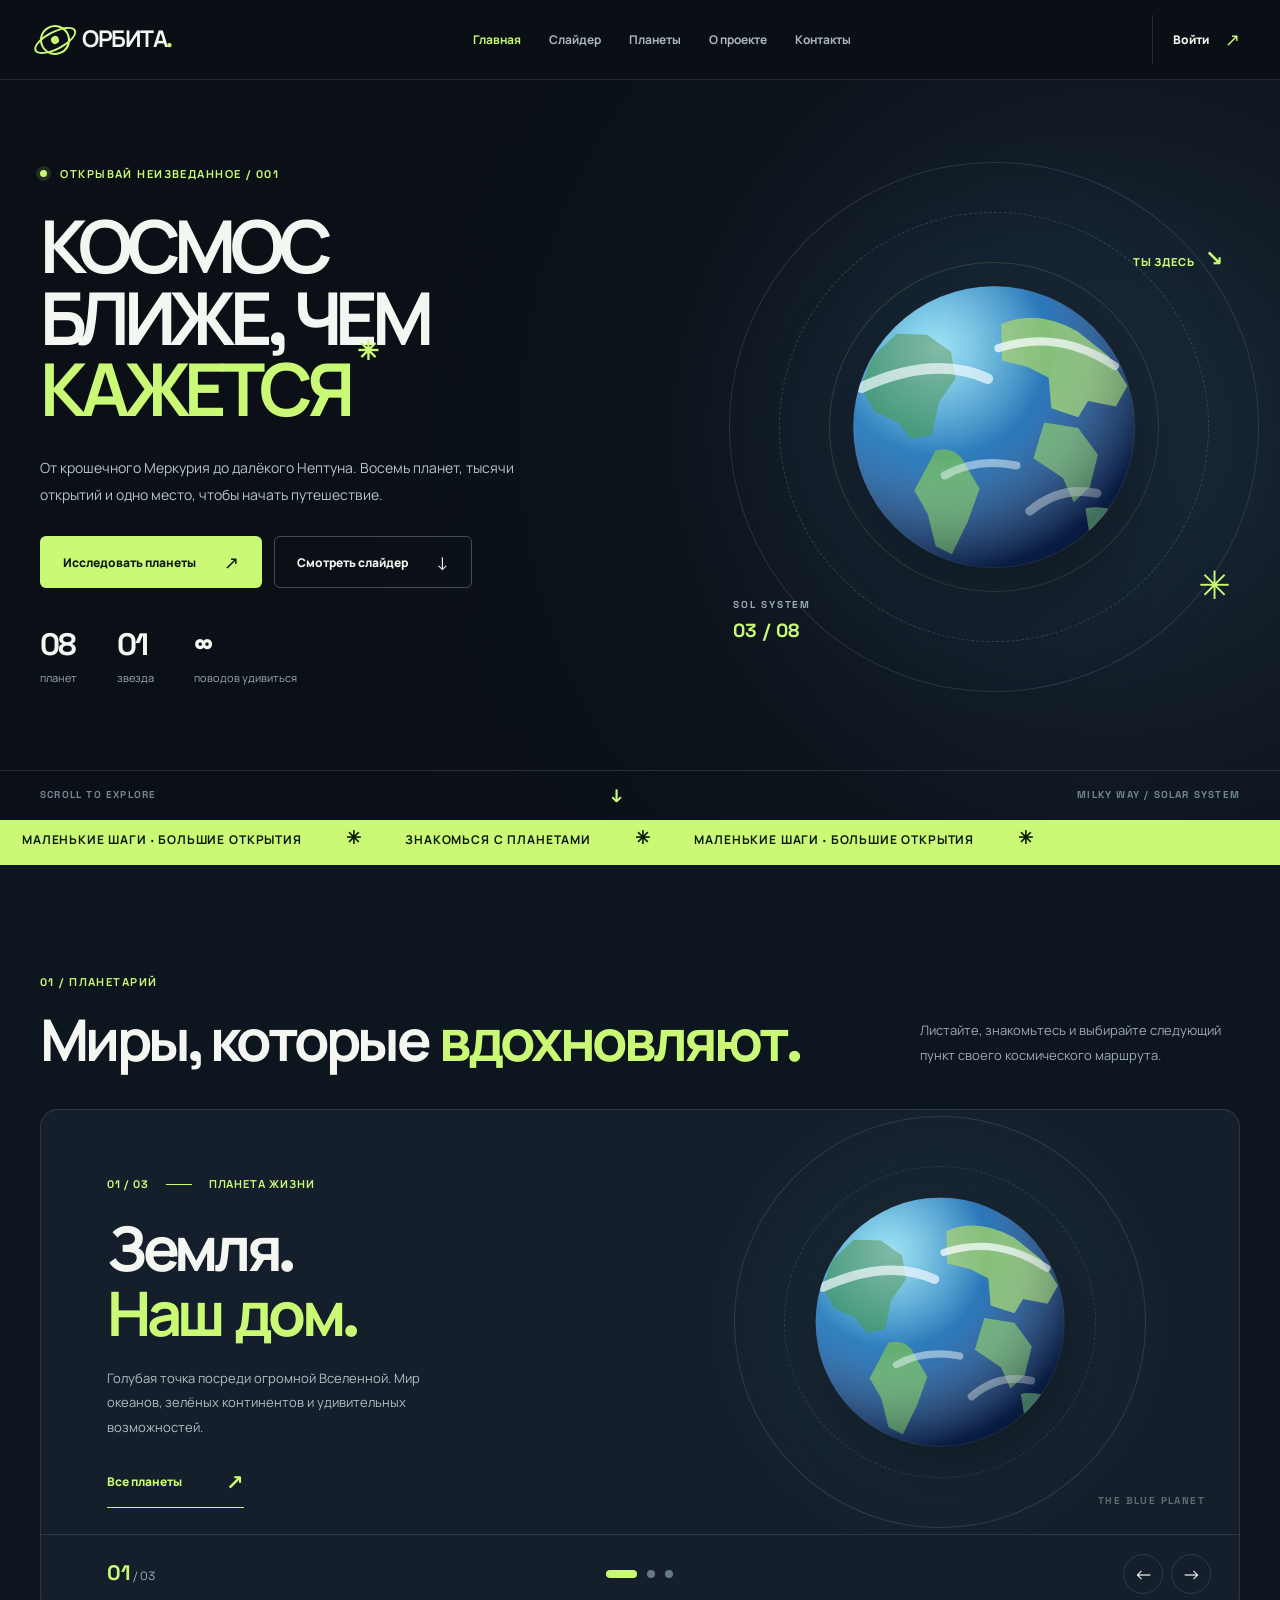
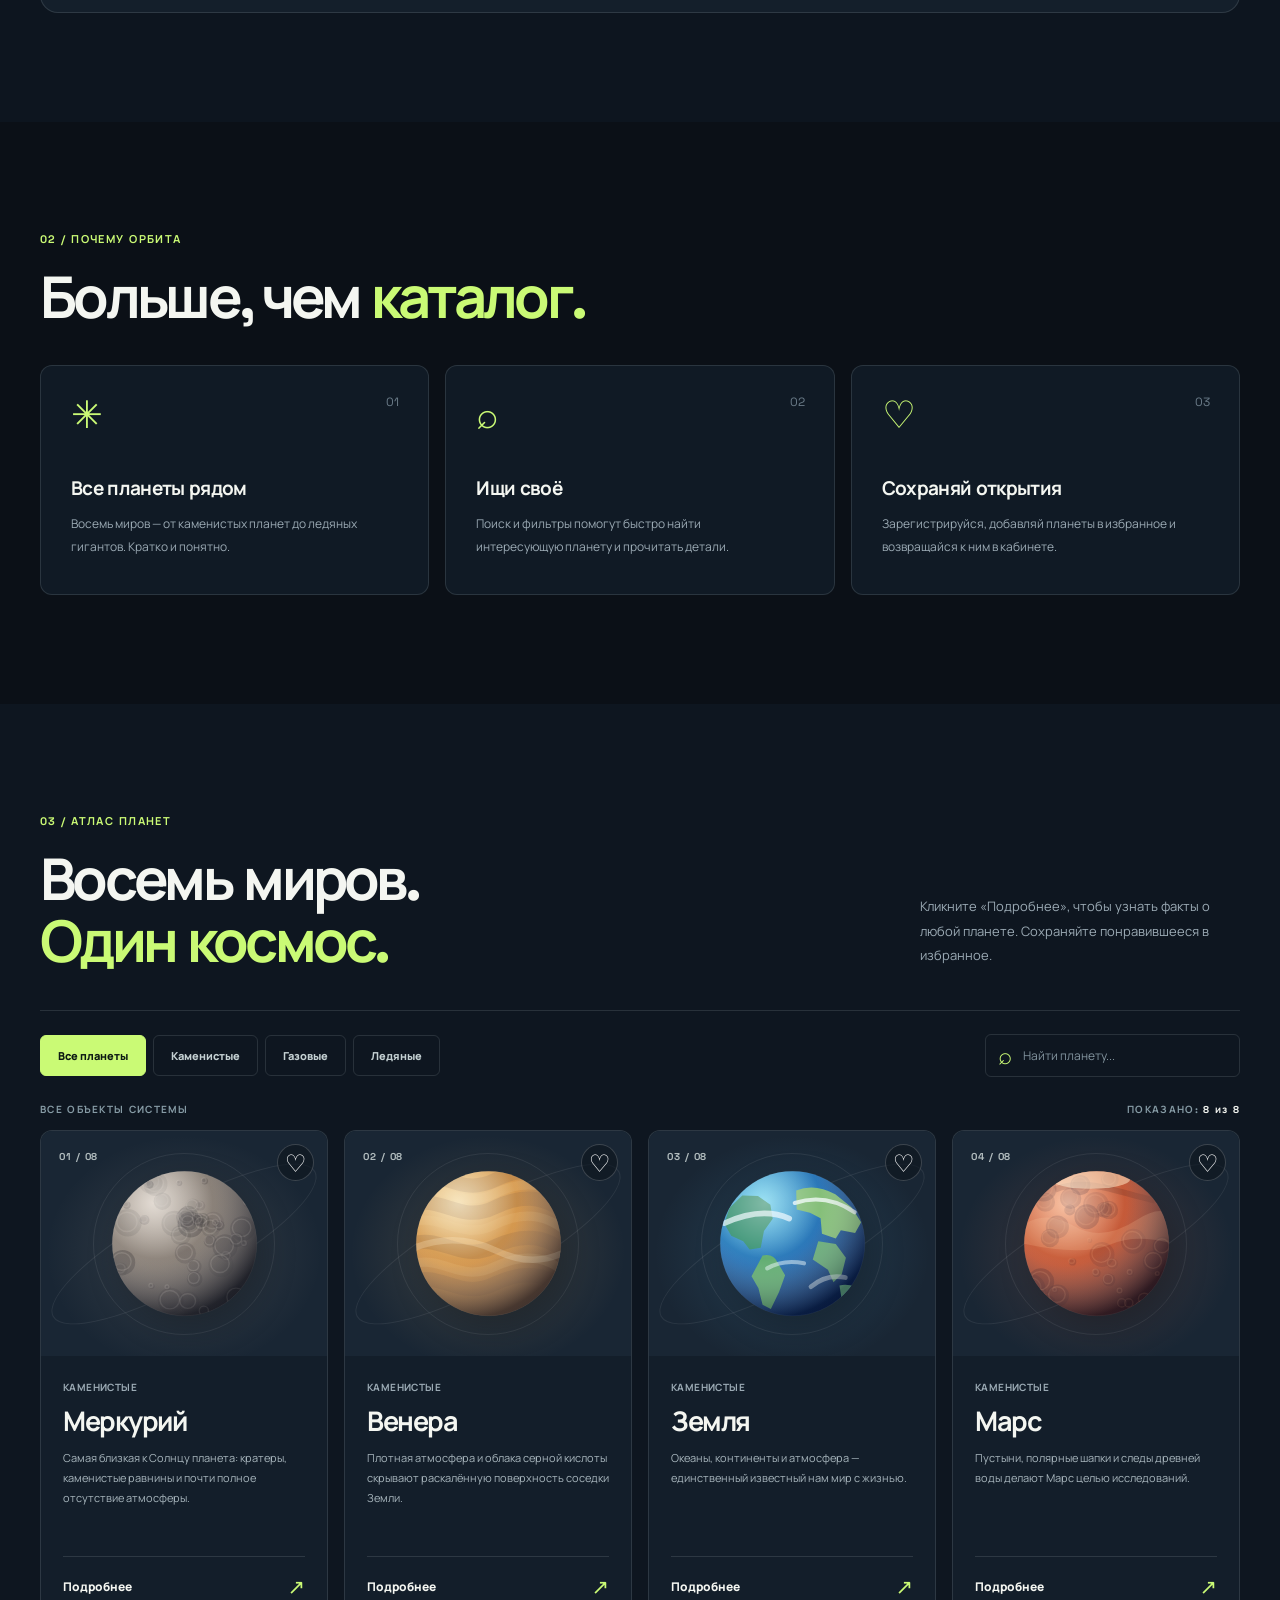
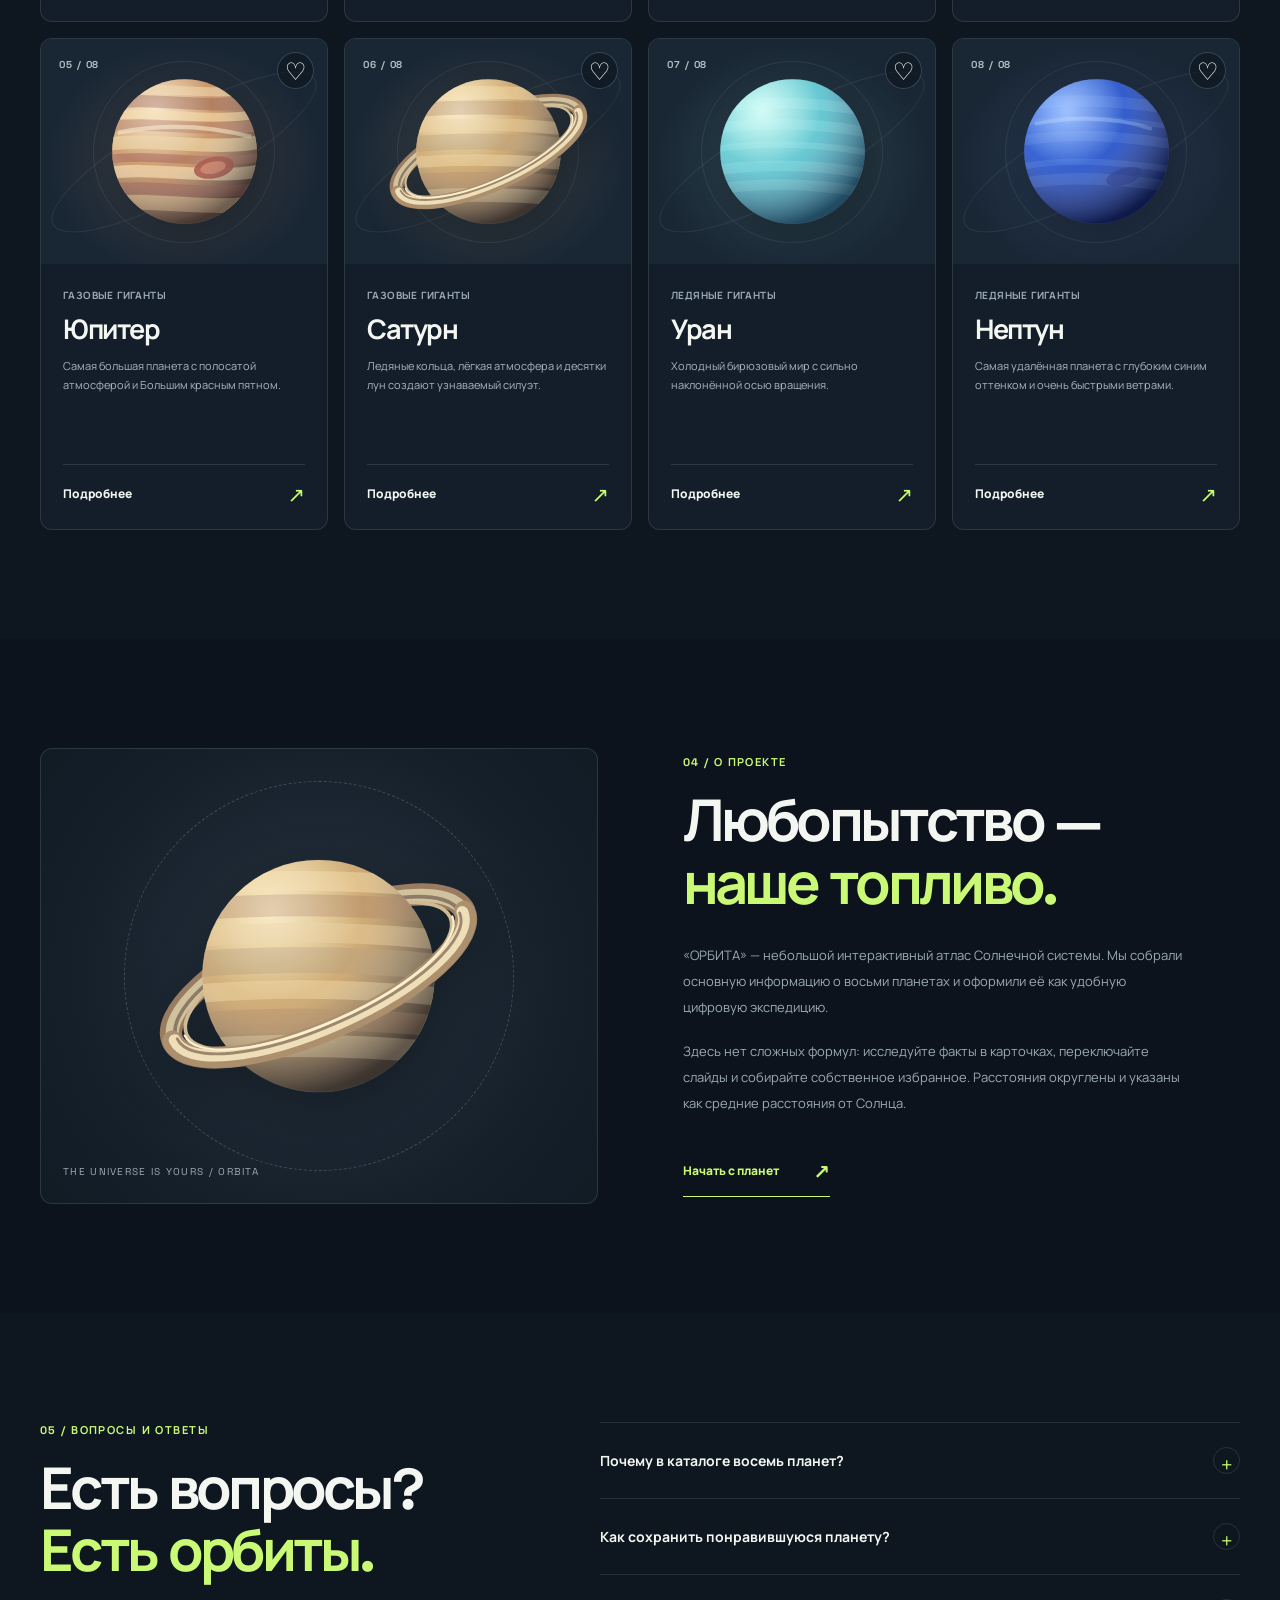
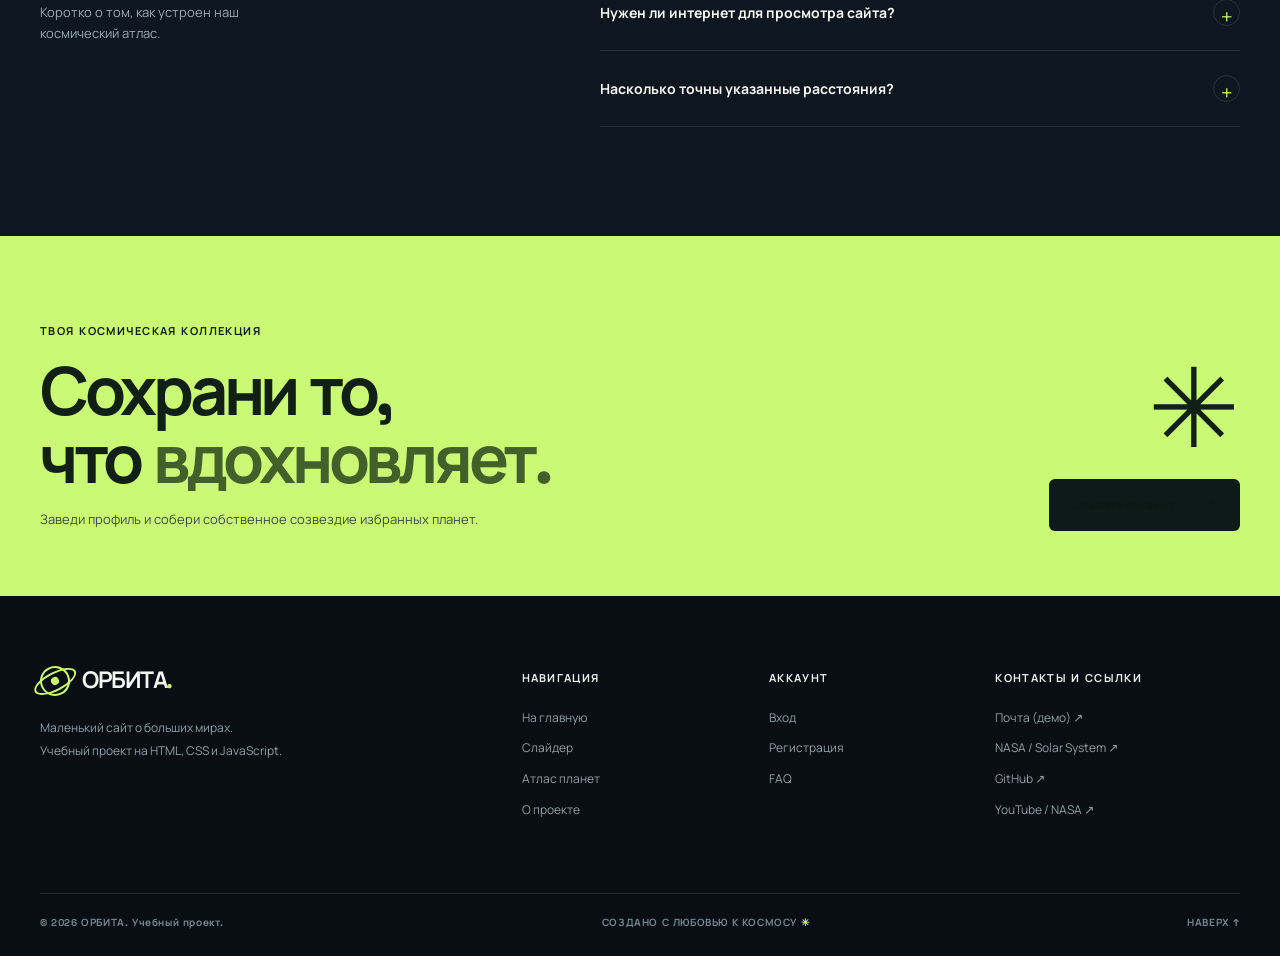
<file: index.html>
<!DOCTYPE html>
<html lang="ru">
<head>
  <meta charset="UTF-8">
  <meta name="viewport" content="width=device-width, initial-scale=1">
  <meta name="description" content="ОРБИТА — интерактивный атлас восьми планет Солнечной системы: факты, карточки, поиск и избранное.">
  <meta name="theme-color" content="#0b1017">
  <title>ОРБИТА — интерактивный атлас планет</title>
  <link rel="icon" type="image/svg+xml" href="img/favicon.svg">
  <link rel="preconnect" href="https://fonts.googleapis.com">
  <link rel="preconnect" href="https://fonts.gstatic.com" crossorigin>
  <link href="https://fonts.googleapis.com/css2?family=Manrope:wght@400;500;600;700;800&family=Space+Grotesk:wght@400;500;600;700&display=swap" rel="stylesheet">
  <link rel="stylesheet" href="css/style.css">
  <script defer src="js/data.js"></script>
  <script defer src="js/auth.js"></script>
  <script defer src="js/main.js"></script>
</head>
<body>
  <a class="skip-link" href="#main">Перейти к содержимому</a>
  <header class="header" id="top">
    <div class="container header__inner">
      <a class="brand" href="index.html" aria-label="ОРБИТА — на главную">
        <span class="brand__mark" aria-hidden="true"><span></span></span>
        <span>ОРБИТА<span class="brand__period">.</span></span>
      </a>
      <nav class="nav" id="mainNav" aria-label="Основная навигация">
        <a class="nav__link active" href="index.html">Главная</a>
        <a class="nav__link" href="#planetarium">Слайдер</a>
        <a class="nav__link" href="#catalog">Планеты</a>
        <a class="nav__link" href="#about">О проекте</a>
        <a class="nav__link" href="#footer">Контакты</a>
        <a class="nav__link nav__mobile-auth auth-only" href="cabinet.html">Кабинет</a>
      </nav>
      <div class="header__actions">
        <a class="header__login guest-only" href="auth.html">Войти <span aria-hidden="true">↗</span></a>
        <a class="header__user auth-only" href="cabinet.html"><span class="user-dot" aria-hidden="true"></span><span data-user-name></span><span class="header__user-label"> · Кабинет</span></a>
        <button class="header__logout auth-only" type="button" data-logout>Выйти</button>
        <button class="menu-toggle" id="menuBtn" type="button" aria-label="Открыть меню" aria-controls="mainNav" aria-expanded="false"><span></span><span></span><span></span></button>
      </div>
    </div>
  </header>

  <main id="main">
    <section class="hero" aria-labelledby="heroTitle">
      <div class="hero__noise" aria-hidden="true"></div>
      <div class="container hero__inner">
        <div class="hero__content">
          <p class="eyebrow hero__eyebrow"><span class="status-dot"></span> ОТКРЫВАЙ НЕИЗВЕДАННОЕ / 001</p>
          <h1 id="heroTitle">КОСМОС<br>БЛИЖЕ, ЧЕМ<br><span>КАЖЕТСЯ<span class="title-spark">✳</span></span></h1>
          <p class="hero__description">От крошечного Меркурия до далёкого Нептуна. Восемь планет, тысячи открытий и одно место, чтобы начать путешествие.</p>
          <div class="hero__buttons">
            <a class="btn btn--primary" href="#catalog">Исследовать планеты <span aria-hidden="true">↗</span></a>
            <a class="btn btn--outline" href="#planetarium">Смотреть слайдер <span aria-hidden="true">↓</span></a>
          </div>
          <div class="hero__metrics" aria-label="Числа Солнечной системы">
            <div><strong>08</strong><span>планет</span></div>
            <div><strong>01</strong><span>звезда</span></div>
            <div><strong>∞</strong><span>поводов удивиться</span></div>
          </div>
        </div>
        <div class="hero__art" aria-label="Художественное изображение Земли на орбите" role="img">
          <span class="hero__art-label">ТЫ ЗДЕСЬ <span aria-hidden="true">↘</span></span>
          <div class="hero__orbit hero__orbit--one"></div>
          <div class="hero__orbit hero__orbit--two"></div>
          <div class="hero__orbit hero__orbit--three"></div>
          <div class="hero__planet-glow"></div>
          <img class="hero__planet" src="img/earth.svg" alt="Планета Земля" width="480" height="480" fetchpriority="high">
          <span class="hero__art-index">SOL SYSTEM <span>03 / 08</span></span>
          <span class="hero__asterisk" aria-hidden="true">✳</span>
        </div>
      </div>
      <div class="hero__bottom-line"><div class="container"><span>SCROLL TO EXPLORE</span><span aria-hidden="true">↓</span><span>MILKY WAY / SOLAR SYSTEM</span></div></div>
    </section>

    <div class="ticker" aria-label="Космическая цитата">
      <div class="ticker__line">МАЛЕНЬКИЕ ШАГИ · БОЛЬШИЕ ОТКРЫТИЯ <span>✳</span> ЗНАКОМЬСЯ С ПЛАНЕТАМИ <span>✳</span> МАЛЕНЬКИЕ ШАГИ · БОЛЬШИЕ ОТКРЫТИЯ <span>✳</span></div>
    </div>

    <section class="section section--feature" id="planetarium" aria-labelledby="featureTitle">
      <div class="container">
        <div class="section-heading">
          <div><p class="eyebrow section-heading__eyebrow">01 / ПЛАНЕТАРИЙ</p><h2 id="featureTitle">Миры, которые <em>вдохновляют.</em></h2></div>
          <p>Листайте, знакомьтесь и выбирайте следующий пункт своего космического маршрута.</p>
        </div>
        <div class="feature-slider" id="featureSlider" aria-roledescription="карусель" aria-label="Избранные планеты">
          <div class="slide active" aria-hidden="false">
            <div class="slide__copy"><span class="slide__index">01 / 03 <span class="slide__rule"></span> ПЛАНЕТА ЖИЗНИ</span><h3>Земля.<br><em>Наш дом.</em></h3><p>Голубая точка посреди огромной Вселенной. Мир океанов, зелёных континентов и удивительных возможностей.</p><a class="slide__link" href="#catalog">Все планеты <span aria-hidden="true">↗</span></a></div>
            <div class="slide__visual slide__visual--earth"><div class="slide__halo"></div><img src="img/earth.svg" alt="Иллюстрация Земли" width="380" height="380"><span>THE BLUE PLANET</span></div>
          </div>
          <div class="slide" aria-hidden="true">
            <div class="slide__copy"><span class="slide__index">02 / 03 <span class="slide__rule"></span> КОЛЬЦА САТУРНА</span><h3>Сатурн.<br><em>Вне времени.</em></h3><p>Планета, которую невозможно перепутать. Её кольца собраны из миллиардов частиц льда и камня.</p><a class="slide__link" href="#catalog">Все планеты <span aria-hidden="true">↗</span></a></div>
            <div class="slide__visual slide__visual--saturn"><div class="slide__halo"></div><img src="img/saturn.svg" alt="Иллюстрация Сатурна с кольцами" width="380" height="380"><span>THE RINGED PLANET</span></div>
          </div>
          <div class="slide" aria-hidden="true">
            <div class="slide__copy"><span class="slide__index">03 / 03 <span class="slide__rule"></span> КРАЙ СИСТЕМЫ</span><h3>Нептун.<br><em>Так далеко.</em></h3><p>Тёмно-синий мир мощных ветров. Там, где солнечный свет становится едва заметным.</p><a class="slide__link" href="#catalog">Все планеты <span aria-hidden="true">↗</span></a></div>
            <div class="slide__visual slide__visual--neptune"><div class="slide__halo"></div><img src="img/neptune.svg" alt="Иллюстрация Нептуна" width="380" height="380"><span>THE DEEP BLUE</span></div>
          </div>
          <div class="slider-controls">
            <span class="slider-controls__counter"><strong id="slideCurrent">01</strong><span> / 03</span></span>
            <div class="slider-dots" aria-label="Переключение слайдов">
              <button type="button" class="slider-dot active" data-slide-dot="0" aria-current="true" aria-label="Показать слайд 1 из 3"></button>
              <button type="button" class="slider-dot" data-slide-dot="1" aria-current="false" aria-label="Показать слайд 2 из 3"></button>
              <button type="button" class="slider-dot" data-slide-dot="2" aria-current="false" aria-label="Показать слайд 3 из 3"></button>
            </div>
            <div class="slider-arrows"><button type="button" class="round-arrow" data-prev aria-label="Предыдущий слайд">←</button><button type="button" class="round-arrow" data-next aria-label="Следующий слайд">→</button></div>
          </div>
        </div>
      </div>
    </section>

    <section class="section section--benefits" aria-labelledby="benefitsTitle">
      <div class="container"><div class="section-heading section-heading--compact"><div><p class="eyebrow section-heading__eyebrow">02 / ПОЧЕМУ ОРБИТА</p><h2 id="benefitsTitle">Больше, чем <em>каталог.</em></h2></div></div>
        <div class="benefits-grid">
          <article class="benefit"><span class="benefit__icon" aria-hidden="true">✳</span><span class="benefit__number">01</span><h3>Все планеты рядом</h3><p>Восемь миров — от каменистых планет до ледяных гигантов. Кратко и понятно.</p></article>
          <article class="benefit"><span class="benefit__icon" aria-hidden="true">⌕</span><span class="benefit__number">02</span><h3>Ищи своё</h3><p>Поиск и фильтры помогут быстро найти интересующую планету и прочитать детали.</p></article>
          <article class="benefit"><span class="benefit__icon" aria-hidden="true">♡</span><span class="benefit__number">03</span><h3>Сохраняй открытия</h3><p>Зарегистрируйся, добавляй планеты в избранное и возвращайся к ним в кабинете.</p></article>
        </div>
      </div>
    </section>

    <section class="section section--catalog" id="catalog" aria-labelledby="catalogTitle">
      <div class="container">
        <div class="section-heading"><div><p class="eyebrow section-heading__eyebrow">03 / АТЛАС ПЛАНЕТ</p><h2 id="catalogTitle">Восемь миров.<br><em>Один космос.</em></h2></div><p>Кликните «Подробнее», чтобы узнать факты о любой планете. Сохраняйте понравившееся в избранное.</p></div>
        <div class="catalog-tools">
          <div class="filter-buttons" aria-label="Фильтр по типу планеты">
            <button class="filter-btn active" type="button" data-category="Все" aria-pressed="true">Все планеты</button>
            <button class="filter-btn" type="button" data-category="Каменистые" aria-pressed="false">Каменистые</button>
            <button class="filter-btn" type="button" data-category="Газовые гиганты" aria-pressed="false">Газовые</button>
            <button class="filter-btn" type="button" data-category="Ледяные гиганты" aria-pressed="false">Ледяные</button>
          </div>
          <div class="catalog-search"><label class="sr-only" for="catalogSearch">Поиск планеты</label><span aria-hidden="true">⌕</span><input type="search" id="catalogSearch" placeholder="Найти планету..." autocomplete="off"><button type="button" id="clearSearch" aria-label="Очистить поиск" hidden>×</button></div>
        </div>
        <div class="catalog-meta"><span>ВСЕ ОБЪЕКТЫ СИСТЕМЫ</span><span>ПОКАЗАНО: <strong id="resultCount">8 из 8</strong></span></div>
        <div class="cards-grid" id="cardsGrid" aria-live="polite"></div>
        <div class="catalog-empty" id="catalogEmpty" hidden><span>✳</span><h3>Ничего не найдено</h3><p>Попробуйте другое название или выберите другую категорию.</p></div>
      </div>
    </section>

    <section class="section section--about" id="about" aria-labelledby="aboutTitle">
      <div class="container about-layout">
        <div class="about-art" aria-hidden="true"><div class="about-art__ring"></div><img src="img/saturn.svg" alt="" width="360" height="360" loading="lazy"><span>THE UNIVERSE IS YOURS / ORBITA</span></div>
        <div class="about-copy"><p class="eyebrow section-heading__eyebrow">04 / О ПРОЕКТЕ</p><h2 id="aboutTitle">Любопытство —<br><em>наше топливо.</em></h2><p>«ОРБИТА» — небольшой интерактивный атлас Солнечной системы. Мы собрали основную информацию о восьми планетах и оформили её как удобную цифровую экспедицию.</p><p>Здесь нет сложных формул: исследуйте факты в карточках, переключайте слайды и собирайте собственное избранное. Расстояния округлены и указаны как средние расстояния от Солнца.</p><a class="text-link" href="#catalog">Начать с планет <span aria-hidden="true">↗</span></a></div>
      </div>
    </section>

    <section class="section section--faq" id="faq" aria-labelledby="faqTitle">
      <div class="container faq-layout"><div><p class="eyebrow section-heading__eyebrow">05 / ВОПРОСЫ И ОТВЕТЫ</p><h2 id="faqTitle">Есть вопросы?<br><em>Есть орбиты.</em></h2><p class="faq-intro">Коротко о том, как устроен наш космический атлас.</p></div>
        <div class="faq-items">
          <details><summary>Почему в каталоге восемь планет? <span aria-hidden="true">+</span></summary><p>По современной классификации в Солнечной системе восемь планет. Плутон с 2006 года относится к карликовым планетам.</p></details>
          <details><summary>Как сохранить понравившуюся планету? <span aria-hidden="true">+</span></summary><p>Создайте учебный аккаунт, войдите и нажмите сердечко на карточке. Список появится в вашем личном кабинете.</p></details>
          <details><summary>Нужен ли интернет для просмотра сайта? <span aria-hidden="true">+</span></summary><p>Сайт работает локально через простой HTTP-сервер; данные и иллюстрации хранятся в проекте. Интернет нужен только для загрузки дополнительных шрифтов и публикации на GitHub Pages.</p></details>
          <details><summary>Насколько точны указанные расстояния? <span aria-hidden="true">+</span></summary><p>Мы используем округлённые средние расстояния от Солнца. Реальные расстояния постоянно меняются, потому что планеты движутся по орбитам.</p></details>
        </div>
      </div>
    </section>

    <section class="cta-section" aria-labelledby="ctaTitle"><div class="container cta-section__inner"><div><p class="eyebrow">ТВОЯ КОСМИЧЕСКАЯ КОЛЛЕКЦИЯ</p><h2 id="ctaTitle">Сохрани то,<br>что <em>вдохновляет.</em></h2><p>Заведи профиль и собери собственное созвездие избранных планет.</p></div><div class="cta-section__right"><span class="cta-section__star" aria-hidden="true">✳</span><a class="btn btn--dark guest-only" href="auth.html#register">Создать аккаунт <span aria-hidden="true">↗</span></a><a class="btn btn--dark auth-only" href="cabinet.html">Перейти в кабинет <span aria-hidden="true">↗</span></a></div></div></section>
  </main>

  <footer class="footer" id="footer"><div class="container"><div class="footer__top"><div class="footer__intro"><a class="brand" href="index.html"><span class="brand__mark" aria-hidden="true"><span></span></span><span>ОРБИТА<span class="brand__period">.</span></span></a><p>Маленький сайт о больших мирах.<br>Учебный проект на HTML, CSS и JavaScript.</p></div><div class="footer__group"><h3>НАВИГАЦИЯ</h3><a href="#top">На главную</a><a href="#planetarium">Слайдер</a><a href="#catalog">Атлас планет</a><a href="#about">О проекте</a></div><div class="footer__group"><h3>АККАУНТ</h3><a href="auth.html" class="guest-only">Вход</a><a href="auth.html#register" class="guest-only">Регистрация</a><a href="cabinet.html" class="auth-only">Мой кабинет</a><a href="#faq">FAQ</a></div><div class="footer__group"><h3>КОНТАКТЫ И ССЫЛКИ</h3><a href="mailto:hello@orbita.example" title="Демонстрационный адрес, почта не обслуживается">Почта (демо) ↗</a><a href="https://science.nasa.gov/solar-system/" target="_blank" rel="noopener noreferrer">NASA / Solar System ↗</a><a href="https://github.com/" target="_blank" rel="noopener noreferrer">GitHub ↗</a><a href="https://www.youtube.com/@NASA" target="_blank" rel="noopener noreferrer">YouTube / NASA ↗</a></div></div><div class="footer__bottom"><span>© 2026 ОРБИТА. Учебный проект.</span><span>СОЗДАНО С ЛЮБОВЬЮ К КОСМОСУ <span aria-hidden="true">✳</span></span><a href="#top">НАВЕРХ ↑</a></div></div></footer>

  <dialog class="planet-dialog" id="planetDialog" aria-labelledby="dialogTitle"><div class="planet-dialog__inner"><form method="dialog"><button type="submit" class="planet-dialog__close" aria-label="Закрыть подробную информацию">×</button></form><div class="planet-dialog__visual"><span class="eyebrow">ОРБИТА / ДЕТАЛИ ПЛАНЕТЫ</span><img id="dialogImage" src="img/earth.svg" alt="" width="300" height="300"></div><div class="planet-dialog__content"><span class="eyebrow" id="dialogCategory"></span><h2 id="dialogTitle"></h2><p class="planet-dialog__subtitle" id="dialogSubtitle"></p><p id="dialogDescription"></p><dl><div><dt>От Солнца (≈)</dt><dd id="dialogDistance"></dd></div><div><dt>Год на планете</dt><dd id="dialogYear"></dd></div><div><dt>Особенность</dt><dd id="dialogHighlight"></dd></div></dl><button class="btn btn--primary" id="dialogFavorite" type="button" aria-pressed="false">♡ В избранное</button></div></div></dialog>
  <div class="toast" id="toast" role="status" aria-live="polite"></div>
</body>
</html>
</file>
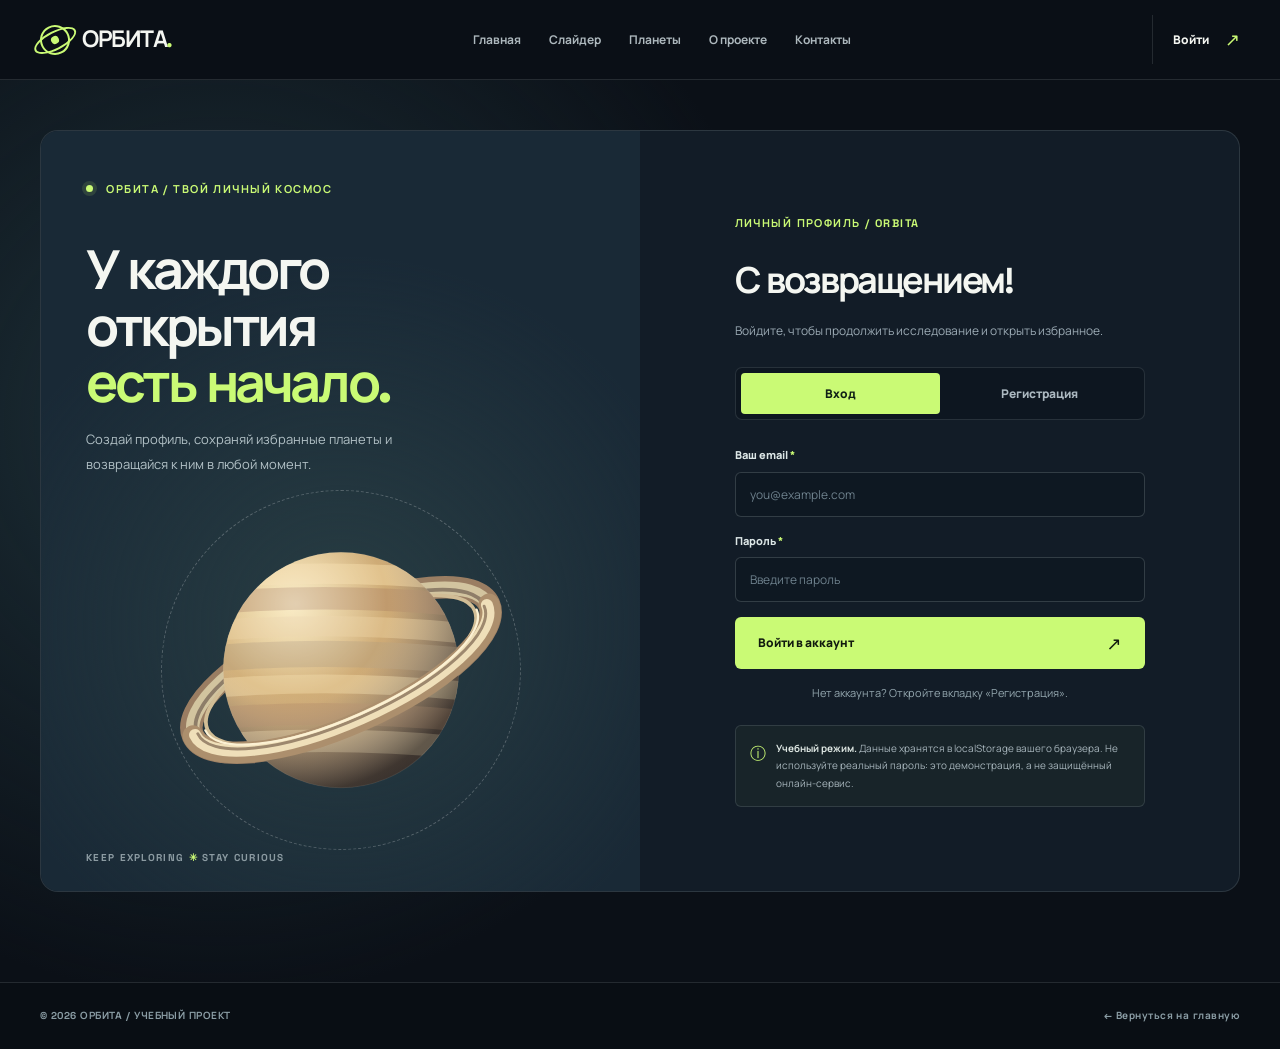
<file: auth.html>
<!DOCTYPE html>
<html lang="ru">
<head>
  <meta charset="UTF-8"><meta name="viewport" content="width=device-width, initial-scale=1">
  <meta name="description" content="Вход и регистрация на сайте ОРБИТА — учебный атлас Солнечной системы.">
  <meta name="theme-color" content="#0b1017"><title>Вход и регистрация — ОРБИТА</title>
  <link rel="icon" type="image/svg+xml" href="img/favicon.svg">
  <link rel="preconnect" href="https://fonts.googleapis.com"><link rel="preconnect" href="https://fonts.gstatic.com" crossorigin>
  <link href="https://fonts.googleapis.com/css2?family=Manrope:wght@400;500;600;700;800&family=Space+Grotesk:wght@400;500;600;700&display=swap" rel="stylesheet">
  <link rel="stylesheet" href="css/style.css">
  <script defer src="js/data.js"></script><script defer src="js/auth.js"></script>
</head>
<body>
  <a class="skip-link" href="#main">Перейти к содержимому</a>
  <header class="header" id="top"><div class="container header__inner">
    <a class="brand" href="index.html" aria-label="ОРБИТА — на главную"><span class="brand__mark" aria-hidden="true"><span></span></span><span>ОРБИТА<span class="brand__period">.</span></span></a>
    <nav class="nav" id="mainNav" aria-label="Основная навигация">
      <a class="nav__link" href="index.html">Главная</a><a class="nav__link" href="index.html#planetarium">Слайдер</a><a class="nav__link" href="index.html#catalog">Планеты</a><a class="nav__link" href="index.html#about">О проекте</a><a class="nav__link" href="index.html#footer">Контакты</a><a class="nav__link nav__mobile-auth auth-only" href="cabinet.html">Кабинет</a>
    </nav>
    <div class="header__actions"><a class="header__login guest-only" href="auth.html">Войти <span aria-hidden="true">↗</span></a><a class="header__user auth-only" href="cabinet.html"><span class="user-dot" aria-hidden="true"></span><span data-user-name></span><span class="header__user-label"> · Кабинет</span></a><button class="header__logout auth-only" type="button" data-logout>Выйти</button><button class="menu-toggle" id="menuBtn" type="button" aria-label="Открыть меню" aria-controls="mainNav" aria-expanded="false"><span></span><span></span><span></span></button></div>
  </div></header>
  <main id="main" class="auth-page"><div class="container auth-layout">
    <div class="auth-showcase"><p class="eyebrow"><span class="status-dot"></span> ОРБИТА / ТВОЙ ЛИЧНЫЙ КОСМОС</p><h1>У каждого<br>открытия<br><em>есть начало.</em></h1><p>Создай профиль, сохраняй избранные планеты и возвращайся к ним в любой момент.</p><div class="auth-showcase__art"><div class="auth-showcase__orbit"></div><img src="img/saturn.svg" alt="Планета Сатурн с кольцами" width="360" height="360"></div><span class="auth-showcase__foot">KEEP EXPLORING <span aria-hidden="true">✳</span> STAY CURIOUS</span></div>
    <section class="auth-panel" aria-labelledby="authTitle"><div class="auth-panel__intro"><p class="eyebrow">ЛИЧНЫЙ ПРОФИЛЬ / ORBITA</p><h2 id="authTitle">С возвращением!</h2><p id="authIntro">Войдите, чтобы продолжить исследование и открыть избранное.</p></div>
      <div class="auth-tabs" role="tablist" aria-label="Тип формы"><button type="button" class="active" role="tab" aria-selected="true" aria-controls="loginForm" data-auth-tab="login">Вход</button><button type="button" role="tab" aria-selected="false" aria-controls="registerForm" data-auth-tab="register">Регистрация</button></div>
      <form id="loginForm" class="auth-form" novalidate>
        <div class="form-field"><label for="loginEmail">Ваш email <span>*</span></label><input type="email" id="loginEmail" name="email" autocomplete="email" placeholder="you@example.com" required aria-describedby="loginEmailError"><p class="field-error" id="loginEmailError" aria-live="polite"></p></div>
        <div class="form-field"><label for="loginPassword">Пароль <span>*</span></label><input type="password" id="loginPassword" name="password" autocomplete="current-password" placeholder="Введите пароль" required aria-describedby="loginPasswordError"><p class="field-error" id="loginPasswordError" aria-live="polite"></p></div>
        <p class="form-message" data-form-message role="alert" hidden></p><button class="btn btn--primary btn--full" type="submit">Войти в аккаунт <span aria-hidden="true">↗</span></button><p class="auth-form__hint">Нет аккаунта? Откройте вкладку «Регистрация».</p>
      </form>
      <form id="registerForm" class="auth-form" novalidate hidden>
        <div class="form-field"><label for="registerName">Имя <span>*</span></label><input type="text" id="registerName" name="name" autocomplete="name" minlength="2" maxlength="80" placeholder="Как вас зовут?" required aria-describedby="registerNameError"><p class="field-error" id="registerNameError" aria-live="polite"></p></div>
        <div class="form-field"><label for="registerEmail">Email <span>*</span></label><input type="email" id="registerEmail" name="email" autocomplete="email" placeholder="you@example.com" required aria-describedby="registerEmailError"><p class="field-error" id="registerEmailError" aria-live="polite"></p></div>
        <div class="form-field"><label for="registerPassword">Пароль <span>*</span></label><input type="password" id="registerPassword" name="password" autocomplete="new-password" minlength="6" placeholder="Не менее 6 символов" required aria-describedby="registerPasswordError"><p class="field-error" id="registerPasswordError" aria-live="polite"></p></div>
        <div class="form-field"><label for="registerConfirm">Повторите пароль <span>*</span></label><input type="password" id="registerConfirm" name="confirmPassword" autocomplete="new-password" placeholder="Повторите пароль" required aria-describedby="registerConfirmError"><p class="field-error" id="registerConfirmError" aria-live="polite"></p></div>
        <div class="form-field form-field--check"><label class="checkbox-label"><input type="checkbox" id="registerAgree" name="agreement" required aria-describedby="registerAgreeError"><span>Согласен с <a href="#demoRules">условиями учебного проекта</a> и обработкой данных только в этом браузере.</span></label><p class="field-error" id="registerAgreeError" aria-live="polite"></p></div>
        <p class="form-message" data-form-message role="alert" hidden></p><button class="btn btn--primary btn--full" type="submit">Создать аккаунт <span aria-hidden="true">↗</span></button>
      </form>
      <div class="auth-notice" id="demoRules"><span aria-hidden="true">ⓘ</span><p><strong>Учебный режим.</strong> Данные хранятся в localStorage вашего браузера. Не используйте реальный пароль: это демонстрация, а не защищённый онлайн-сервис.</p></div>
    </section>
  </div></main>
  <footer class="simple-footer"><div class="container"><span>© 2026 ОРБИТА / УЧЕБНЫЙ ПРОЕКТ</span><a href="index.html">← Вернуться на главную</a></div></footer>
</body>
</html>
</file>
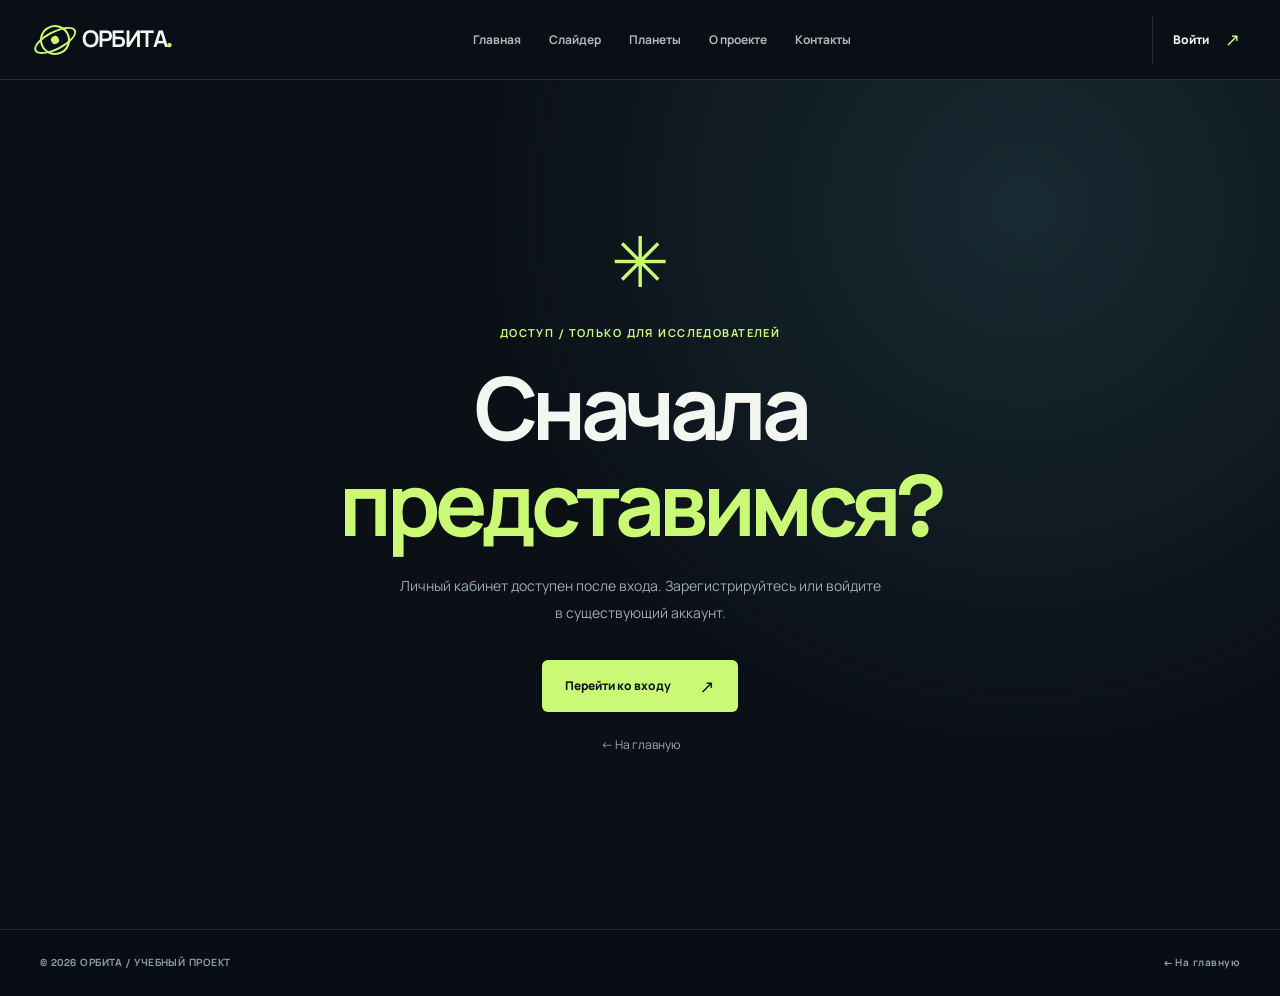
<file: cabinet.html>
<!DOCTYPE html>
<html lang="ru">
<head>
  <meta charset="UTF-8"><meta name="viewport" content="width=device-width, initial-scale=1">
  <meta name="description" content="Личный кабинет на сайте ОРБИТА: профиль и избранные планеты.">
  <meta name="theme-color" content="#0b1017"><title>Личный кабинет — ОРБИТА</title>
  <link rel="icon" type="image/svg+xml" href="img/favicon.svg">
  <link rel="preconnect" href="https://fonts.googleapis.com"><link rel="preconnect" href="https://fonts.gstatic.com" crossorigin>
  <link href="https://fonts.googleapis.com/css2?family=Manrope:wght@400;500;600;700;800&family=Space+Grotesk:wght@400;500;600;700&display=swap" rel="stylesheet">
  <link rel="stylesheet" href="css/style.css">
  <script defer src="js/data.js"></script><script defer src="js/auth.js"></script>
</head>
<body>
  <a class="skip-link" href="#main">Перейти к содержимому</a>
  <header class="header" id="top"><div class="container header__inner">
    <a class="brand" href="index.html" aria-label="ОРБИТА — на главную"><span class="brand__mark" aria-hidden="true"><span></span></span><span>ОРБИТА<span class="brand__period">.</span></span></a>
    <nav class="nav" id="mainNav" aria-label="Основная навигация"><a class="nav__link" href="index.html">Главная</a><a class="nav__link" href="index.html#planetarium">Слайдер</a><a class="nav__link" href="index.html#catalog">Планеты</a><a class="nav__link" href="index.html#about">О проекте</a><a class="nav__link" href="index.html#footer">Контакты</a><a class="nav__link nav__mobile-auth auth-only" href="cabinet.html">Кабинет</a></nav>
    <div class="header__actions"><a class="header__login guest-only" href="auth.html">Войти <span aria-hidden="true">↗</span></a><a class="header__user auth-only" href="cabinet.html"><span class="user-dot" aria-hidden="true"></span><span data-user-name></span><span class="header__user-label"> · Кабинет</span></a><button class="header__logout auth-only" type="button" data-logout>Выйти</button><button class="menu-toggle" id="menuBtn" type="button" aria-label="Открыть меню" aria-controls="mainNav" aria-expanded="false"><span></span><span></span><span></span></button></div>
  </div></header>
  <main id="main" class="cabinet-page"><div class="container">
    <div id="cabinetDenied" class="access-denied" hidden><span class="access-denied__symbol" aria-hidden="true">✳</span><p class="eyebrow">ДОСТУП / ТОЛЬКО ДЛЯ ИССЛЕДОВАТЕЛЕЙ</p><h1>Сначала<br><em>представимся?</em></h1><p>Личный кабинет доступен после входа. Зарегистрируйтесь или войдите в существующий аккаунт.</p><a class="btn btn--primary" href="auth.html">Перейти ко входу <span aria-hidden="true">↗</span></a><a class="access-denied__back" href="index.html">← На главную</a></div>
    <div id="cabinetContent" hidden>
      <div class="cabinet-heading"><div><p class="eyebrow section-heading__eyebrow">ЛИЧНАЯ СТАНЦИЯ / МОЙ ПРОФИЛЬ</p><h1>Твоя <em>орбита.</em></h1><p>Место для любимых планет и личных открытий.</p></div><a class="btn btn--outline" href="index.html#catalog">← К атласу планет</a></div>
      <div class="profile-card"><div class="profile-card__identity"><div class="profile-card__avatar" id="avatarInitial" aria-hidden="true">?</div><div><span class="eyebrow muted">ИССЛЕДОВАТЕЛЬ ОРБИТЫ</span><h2 id="profileName"></h2><p id="profileEmail"></p></div></div><div class="profile-card__meta"><span class="eyebrow muted">В КОМАНДЕ С</span><strong id="profileDate"></strong></div><button class="btn btn--subtle" type="button" data-logout>Выйти <span aria-hidden="true">↗</span></button></div>
      <section class="cabinet-favorites" aria-labelledby="favoritesHeading"><div class="cabinet-favorites__heading"><div><p class="eyebrow">МОЯ КОЛЛЕКЦИЯ</p><h2 id="favoritesHeading">Избранное <span id="favoritesCount">0</span></h2></div><a class="text-link" href="index.html#catalog">Добавить планеты <span aria-hidden="true">↗</span></a></div><div class="favorites-grid" id="cabinetFavorites"></div><div class="empty-favorites" id="cabinetEmpty" hidden><span aria-hidden="true">♡</span><h3>Здесь пока тихо...</h3><p>Найдите интересную планету в каталоге и нажмите на сердечко.</p><a class="btn btn--primary" href="index.html#catalog">Исследовать каталог <span aria-hidden="true">↗</span></a></div></section>
      <div class="cabinet-tip"><span aria-hidden="true">✳</span><p>Маленькая подсказка: ваше избранное сохраняется в этом браузере и доступно после повторного входа.</p></div>
    </div>
  </div></main>
  <footer class="simple-footer"><div class="container"><span>© 2026 ОРБИТА / УЧЕБНЫЙ ПРОЕКТ</span><a href="index.html">← На главную</a></div></footer>
</body>
</html>
</file>
<file: css/style.css>
/* ================================================================
   ORBITA / учебный сайт без CSS-фреймворков
   Цвета, типографика, сетка и адаптивность собраны в одном файле.
   ================================================================ */
:root {
  --bg: #0b1017;
  --bg-alt: #0e1620;
  --surface: #121c27;
  --surface-2: #172330;
  --text: #f4f6f1;
  --muted: #9baab4;
  --subtle: #6b7c89;
  --accent: #cafa75;
  --accent-dark: #0c1913;
  --border: rgba(227, 240, 241, .12);
  --font-body: 'Manrope', system-ui, -apple-system, sans-serif;
  --font-display: 'Space Grotesk', 'Manrope', sans-serif;
  --radius: 18px;
  --max-width: 1224px;
  --shadow: 0 24px 68px rgba(0, 0, 0, .22);
}

* {
  box-sizing: border-box;
}

html {
  scroll-behavior: smooth;
  scroll-padding-top: 93px;
}

body {
  margin: 0;
  min-width: 320px;
  overflow-x: hidden;
  background: var(--bg);
  color: var(--text);
  font-family: var(--font-body);
  font-size: 14px;
  line-height: 1.65;
}

body, input, button {
  font-family: var(--font-body);
}

button, input {
  font-size: inherit;
}

button {
  cursor: pointer;
}

a {
  color: inherit;
  text-decoration: none;
}

img {
  display: block;
  max-width: 100%;
}

input, button {
  -webkit-tap-highlight-color: transparent;
}

:focus-visible {
  outline: 3px solid var(--accent);
  outline-offset: 4px;
}

::selection {
  color: #101911;
  background: var(--accent);
}

[hidden] {
  display: none !important;
}

.container {
  width: min(var(--max-width), calc(100% - 80px));
  margin-inline: auto;
}

.sr-only {
  position: absolute;
  width: 1px;
  height: 1px;
  margin: -1px;
  padding: 0;
  overflow: hidden;
  clip: rect(0,0,0,0);
  white-space: nowrap;
  border: 0;
}

.skip-link {
  position: fixed;
  z-index: 1000;
  left: 18px;
  top: -90px;
  padding: 12px 20px;
  background: var(--accent);
  color: #07120b;
  font-weight: 800;
}

.skip-link:focus {
  top: 12px;
}

.muted {
  color: var(--muted);
}

.eyebrow {
  margin: 0;
  font-family: var(--font-display);
  font-weight: 700;
  font-size: 11px;
  letter-spacing: .13em;
  line-height: 1.55;
  text-transform: uppercase;
}

.status-dot {
  display: inline-block;
  width: 7px;
  height: 7px;
  margin-right: 9px;
  border-radius: 50%;
  background: var(--accent);
  box-shadow: 0 0 0 4px rgba(202, 250, 117, .12);
  vertical-align: 1px;
}

h1, h2, h3, h4, p {
  margin-top: 0;
}

h1, h2, h3, h4 {
  font-family: var(--font-display);
}

h1, h2 {
  letter-spacing: -.064em;
}

h2 em, h3 em, h1 em {
  font-style: normal;
  color: var(--accent);
}

/* Header */
.header {
  position: sticky;
  top: 0;
  z-index: 100;
  height: 80px;
  border-bottom: 1px solid var(--border);
  background: rgba(11, 16, 23, .92);
  backdrop-filter: blur(18px);
  -webkit-backdrop-filter: blur(18px);
}

.header__inner {
  height: 100%;
  display: flex;
  align-items: center;
  gap: 48px;
}

.brand {
  display: inline-flex;
  align-items: center;
  gap: 12px;
  flex-shrink: 0;
  font-family: var(--font-display);
  font-size: 23px;
  font-weight: 700;
  letter-spacing: -.065em;
  line-height: 1;
}

.brand__period {
  color: var(--accent);
}

.brand__mark {
  position: relative;
  display: inline-grid;
  place-items: center;
  width: 30px;
  height: 30px;
  flex-shrink: 0;
  border: 2px solid var(--accent);
  border-radius: 50%;
  transform: rotate(-27deg);
}

.brand__mark::after {
  content: '';
  width: 42px;
  height: 15px;
  border: 2px solid var(--accent);
  border-radius: 50%;
  position: absolute;
}

.brand__mark span {
  width: 8px;
  height: 8px;
  background: var(--accent);
  border-radius: 50%;
}

.nav {
  display: flex;
  align-items: center;
  gap: 28px;
  margin-inline: auto;
}

.nav__link {
  font-size: 12px;
  font-weight: 700;
  color: #aeb9be;
  transition: color .2s;
  white-space: nowrap;
}

.nav__link:hover, .nav__link.active {
  color: var(--accent);
}

.header__actions {
  display: flex;
  align-items: center;
  justify-content: flex-end;
  gap: 20px;
  flex-shrink: 0;
}

.header__login {
  display: inline-flex;
  align-items: center;
  gap: 16px;
  padding: 10px 0 10px 20px;
  font-size: 12px;
  font-weight: 800;
  border-left: 1px solid var(--border);
}

.header__login span {
  color: var(--accent);
  font-size: 18px;
  font-weight: 400;
}

.header__login:hover {
  color: var(--accent);
}

.header__user {
  align-items: center;
  gap: 9px;
  font-size: 12px;
  font-weight: 700;
  white-space: nowrap;
}

.user-dot {
  width: 8px;
  height: 8px;
  background: var(--accent);
  border-radius: 100%;
}

.header__user-label {
  color: var(--muted);
}

.header__logout {
  padding: 9px 12px;
  border: 1px solid var(--border);
  border-radius: 4px;
  background: transparent;
  color: var(--text);
  font-size: 12px;
  font-weight: 700;
}

.header__logout:hover {
  border-color: var(--accent);
}

.auth-only {
  display: none !important;
}

body.logged-in .auth-only {
  display: inline-flex !important;
}

body.logged-in .guest-only {
  display: none !important;
}

.nav__mobile-auth {
  display: none !important;
}

body.logged-in .nav__mobile-auth.auth-only {
  display: none !important;
}

.menu-toggle {
  display: none;
  width: 42px;
  height: 42px;
  padding: 10px;
  border: 1px solid var(--border);
  border-radius: 7px;
  background: transparent;
}

.menu-toggle span {
  display: block;
  height: 2px;
  margin: 5px 0;
  background: var(--text);
}

/* Buttons */
.btn {
  display: inline-flex;
  align-items: center;
  justify-content: center;
  gap: 28px;
  min-height: 52px;
  padding: 14px 22px;
  border: 1px solid transparent;
  border-radius: 6px;
  font-size: 12px;
  font-weight: 800;
  line-height: 1.3;
  transition: background .2s, color .2s, border-color .2s, transform .2s;
}

.btn span {
  font-size: 18px;
  font-weight: 400;
  line-height: 1;
}

.btn:hover {
  transform: translateY(-2px);
}

.btn--primary {
  background: var(--accent);
  color: #10190e;
}

.btn--primary:hover {
  background: #e1ffa9;
}

.btn--outline {
  border-color: rgba(224, 235, 234, .28);
  background: transparent;
  color: var(--text);
}

.btn--outline:hover {
  border-color: var(--accent);
  color: var(--accent);
}

.btn--dark {
  color: var(--accent-dark);
  background: #0c1b17;
}

.btn--dark:hover {
  background: #193626;
  color: var(--accent);
}

.btn--subtle {
  border-color: var(--border);
  color: var(--text);
  background: rgba(255, 255, 255, .05);
}

.btn--subtle:hover {
  border-color: var(--accent);
}

.btn--full {
  width: 100%;
  justify-content: space-between;
}

/* Hero */
.hero {
  position: relative;
  isolation: isolate;
  overflow: hidden;
  background: radial-gradient(circle at 87% 48%, #1a2938 0%, rgba(18, 28, 40, .22) 39%, transparent 65%), #0b1017;
}

.hero__noise {
  position: absolute;
  inset: 0;
  opacity: .27;
  pointer-events: none;
  background-image: radial-gradient(#e5f5ec .7px, transparent .7px);
  background-size: 44px 44px;
  mask-image: linear-gradient(to right, transparent 40%, black 100%);
}

.hero__inner {
  position: relative;
  display: grid;
  grid-template-columns: 1.18fr .82fr;
  align-items: center;
  min-height: 690px;
  padding-top: 65px;
  padding-bottom: 62px;
}

.hero__content {
  position: relative;
  z-index: 2;
}

.hero__eyebrow {
  margin-bottom: 29px;
  color: var(--accent);
}

.hero h1 {
  margin-bottom: 27px;
  max-width: 760px;
  font-size: clamp(62px, 5.7vw, 86px);
  font-weight: 700;
  line-height: .98;
  letter-spacing: -.085em;
  white-space: nowrap;
}

.hero h1 > span {
  color: var(--accent);
}

.title-spark {
  display: inline-block;
  margin-left: 8px;
  transform: translateY(-.6em);
  font-size: .36em;
  color: var(--accent);
  vertical-align: top;
}

.hero__description {
  max-width: 510px;
  color: #b6c3c9;
  font-size: 14px;
  line-height: 1.95;
}

.hero__buttons {
  display: flex;
  flex-wrap: wrap;
  gap: 12px;
  margin-top: 28px;
}

.hero__metrics {
  display: flex;
  gap: 40px;
  margin-top: 39px;
}

.hero__metrics div {
  display: flex;
  flex-direction: column;
}

.hero__metrics strong {
  font-family: var(--font-display);
  font-size: 31px;
  font-weight: 700;
  line-height: 1.1;
  letter-spacing: -.05em;
}

.hero__metrics span {
  margin-top: 7px;
  font-size: 11px;
  color: var(--muted);
}

.hero__art {
  position: relative;
  min-width: 0;
  height: 510px;
  display: flex;
  align-items: center;
  justify-content: center;
}

.hero__orbit {
  position: absolute;
  left: 50%;
  top: 50%;
  width: 530px;
  height: 530px;
  border: 1px solid rgba(171, 209, 218, .15);
  border-radius: 50%;
  transform: translate(-50%, -50%) rotate(-28deg);
}

.hero__orbit--two {
  width: 430px;
  height: 430px;
  border-style: dashed;
  border-color: rgba(197, 236, 227, .19);
}

.hero__orbit--three {
  width: 330px;
  height: 330px;
  border-color: rgba(201, 250, 117, .16);
}

.hero__planet-glow {
  width: 355px;
  height: 355px;
  border-radius: 50%;
  position: absolute;
  background: #315d80;
  filter: blur(83px);
  opacity: .23;
}

.hero__planet {
  width: min(100%, 430px);
  position: relative;
  z-index: 1;
  filter: drop-shadow(15px 24px 45px rgba(0,0,0,.5));
  animation: float 8s ease-in-out infinite;
}

.hero__art-label {
  position: absolute;
  top: 68px;
  right: 16px;
  font-size: 11px;
  font-weight: 800;
  letter-spacing: .08em;
  color: var(--accent);
  z-index: 2;
}

.hero__art-label span {
  margin-left: 7px;
  font-size: 22px;
}

.hero__art-index {
  position: absolute;
  bottom: 35px;
  left: -15px;
  display: flex;
  flex-direction: column;
  gap: 2px;
  color: var(--muted);
  font-family: var(--font-display);
  font-size: 10px;
  font-weight: 700;
  letter-spacing: .18em;
}

.hero__art-index span {
  color: var(--accent);
  font-size: 19px;
  letter-spacing: .02em;
}

.hero__asterisk {
  position: absolute;
  bottom: 65px;
  right: 9px;
  color: var(--accent);
  font-size: 39px;
}

.hero__bottom-line {
  border-top: 1px solid var(--border);
}

.hero__bottom-line .container {
  display: flex;
  align-items: center;
  justify-content: space-between;
  min-height: 49px;
  color: #718590;
  font-family: var(--font-display);
  font-size: 10px;
  font-weight: 700;
  letter-spacing: .12em;
}

.hero__bottom-line span:nth-child(2) {
  color: var(--accent);
  font-size: 18px;
}

@keyframes float {
  0%,100% {
    transform: translateY(0);
  }

  50% {
    transform: translateY(-12px);
  }

}

.ticker {
  overflow: hidden;
  height: 45px;
  background: var(--accent);
  color: #0c1a0f;
}

.ticker__line {
  width: max-content;
  padding: 11px 0 10px 22px;
  white-space: nowrap;
  font-family: var(--font-display);
  font-size: 12px;
  font-weight: 700;
  letter-spacing: .07em;
}

.ticker__line span {
  padding-inline: 40px;
  font-size: 18px;
  line-height: 0;
}

/* General headings and sections */
.section {
  padding: 109px 0;
}

.section-heading {
  display: flex;
  align-items: end;
  justify-content: space-between;
  gap: 36px;
  margin-bottom: 37px;
}

.section-heading__eyebrow {
  margin-bottom: 19px;
  color: var(--accent);
}

.section-heading h2, .about-copy h2, .faq-layout h2 {
  margin-bottom: 0;
  font-size: clamp(42px, 4.5vw, 64px);
  font-weight: 700;
  line-height: 1.08;
}

.section-heading > p {
  max-width: 320px;
  margin: 0 0 5px;
  color: var(--muted);
  font-size: 13px;
  line-height: 1.9;
}

/* Slider */
.section--feature {
  background: #0d151f;
}

.feature-slider {
  position: relative;
  overflow: hidden;
  min-height: 495px;
  border: 1px solid var(--border);
  border-radius: var(--radius);
  background: #141f2b;
}

.slide {
  display: none;
  grid-template-columns: 1fr 1fr;
  min-height: 417px;
}

.slide.active {
  display: grid;
  animation: appear .42s ease-out;
}

@keyframes appear {
  from {
    opacity: .38;
  }

  to {
    opacity: 1;
  }

}

.slide__copy {
  position: relative;
  z-index: 2;
  display: flex;
  flex-direction: column;
  align-items: flex-start;
  padding: 65px 20px 26px 66px;
}

.slide__index {
  display: inline-flex;
  align-items: center;
  gap: 17px;
  margin-bottom: 25px;
  font-family: var(--font-display);
  font-size: 11px;
  font-weight: 700;
  letter-spacing: .075em;
  color: var(--accent);
}

.slide__rule {
  display: inline-block;
  width: 26px;
  height: 1px;
  background: var(--accent);
}

.slide h3 {
  margin-bottom: 17px;
  font-size: clamp(49px, 4.8vw, 68px);
  font-weight: 700;
  line-height: 1.06;
  letter-spacing: -.07em;
}

.slide__copy p {
  max-width: 370px;
  margin-bottom: 17px;
  color: #acbec6;
  font-size: 13px;
  line-height: 1.9;
}

.slide__link {
  display: inline-flex;
  align-items: center;
  gap: 44px;
  margin-top: auto;
  padding: 8px 0;
  border-bottom: 1px solid var(--accent);
  color: var(--accent);
  font-size: 12px;
  font-weight: 800;
}

.slide__link span {
  font-size: 21px;
}

.slide__visual {
  position: relative;
  display: flex;
  justify-content: center;
  align-items: center;
  min-height: 417px;
  overflow: hidden;
  background: radial-gradient(circle at center, rgba(63, 113, 143, .20), transparent 63%);
}

.slide__visual::before, .slide__visual::after {
  content: '';
  position: absolute;
  left: 50%;
  top: 50%;
  width: 410px;
  height: 410px;
  transform: translate(-50%,-50%) rotate(-20deg);
  border: 1px solid rgba(227, 240, 241, .12);
  border-radius: 50%;
}

.slide__visual::after {
  width: 310px;
  height: 310px;
  border-style: dashed;
  border-color: rgba(227, 240, 241, .13);
}

.slide__visual img {
  position: relative;
  z-index: 1;
  width: min(90%, 405px);
  max-height: 402px;
  object-fit: contain;
  filter: drop-shadow(10px 18px 26px rgba(0,0,0,.3));
}

.slide__visual > span {
  position: absolute;
  z-index: 2;
  bottom: 25px;
  right: 34px;
  color: rgba(208, 223, 220, .4);
  font-family: var(--font-display);
  font-size: 10px;
  font-weight: 700;
  letter-spacing: .14em;
}

.slide__visual--saturn {
  background: radial-gradient(circle, rgba(194,154,106,.2), transparent 64%);
}

.slide__visual--neptune {
  background: radial-gradient(circle, rgba(74,91,185,.26), transparent 64%);
}

.slider-controls {
  display: flex;
  align-items: center;
  justify-content: space-between;
  height: 78px;
  padding: 0 28px 0 66px;
  border-top: 1px solid var(--border);
}

.slider-controls__counter {
  font-family: var(--font-display);
  font-size: 12px;
  color: var(--muted);
}

.slider-controls__counter strong {
  color: var(--accent);
  font-size: 21px;
}

.slider-dots {
  display: flex;
  align-items: center;
  gap: 10px;
}

.slider-dot {
  width: 8px;
  height: 8px;
  padding: 0;
  border: 0;
  border-radius: 30px;
  background: #677986;
  transition: width .25s, background .25s;
}

.slider-dot.active {
  width: 31px;
  background: var(--accent);
}

.slider-arrows {
  display: flex;
  gap: 8px;
}

.round-arrow {
  width: 40px;
  height: 40px;
  display: grid;
  place-items: center;
  border: 1px solid var(--border);
  border-radius: 100%;
  background: transparent;
  color: var(--text);
  font-size: 19px;
  transition: .2s;
}

.round-arrow:hover {
  color: var(--accent-dark);
  background: var(--accent);
  border-color: var(--accent);
}

/* Benefits */
.section--benefits {
  background: var(--bg);
}

.section-heading--compact {
  margin-bottom: 35px;
}

.benefits-grid {
  display: grid;
  grid-template-columns: repeat(3, 1fr);
  gap: 16px;
}

.benefit {
  position: relative;
  min-height: 230px;
  padding: 30px;
  border: 1px solid var(--border);
  border-radius: 12px;
  background: #101a25;
  transition: border-color .2s, transform .2s;
}

.benefit:hover {
  border-color: rgba(202,250,117,.6);
  transform: translateY(-4px);
}

.benefit__icon {
  display: block;
  height: 77px;
  color: var(--accent);
  font-family: var(--font-display);
  font-size: 38px;
  line-height: 1;
}

.benefit__number {
  position: absolute;
  top: 27px;
  right: 29px;
  color: var(--subtle);
  font-family: var(--font-display);
  font-size: 12px;
}

.benefit h3 {
  margin-bottom: 9px;
  font-size: 19px;
  letter-spacing: -.035em;
}

.benefit p {
  max-width: 300px;
  margin-bottom: 0;
  color: var(--muted);
  font-size: 12px;
  line-height: 1.9;
}

/* Catalog */
.section--catalog {
  background: var(--bg-alt);
}

.catalog-tools {
  display: flex;
  align-items: center;
  justify-content: space-between;
  gap: 20px;
  padding: 23px 0 25px;
  border-top: 1px solid var(--border);
}

.filter-buttons {
  display: flex;
  align-items: center;
  flex-wrap: wrap;
  gap: 7px;
}

.filter-btn {
  padding: 12px 17px;
  border: 1px solid var(--border);
  border-radius: 6px;
  background: transparent;
  color: #c4d0d2;
  font-size: 11px;
  font-weight: 800;
  white-space: nowrap;
  transition: .2s;
}

.filter-btn:hover {
  border-color: var(--accent);
}

.filter-btn.active {
  background: var(--accent);
  border-color: var(--accent);
  color: var(--accent-dark);
}

.catalog-search {
  display: flex;
  align-items: center;
  min-width: 230px;
  width: 255px;
  height: 43px;
  padding: 0 12px;
  border: 1px solid var(--border);
  border-radius: 6px;
}

.catalog-search:focus-within {
  border-color: var(--accent);
}

.catalog-search > span {
  margin-right: 9px;
  font-size: 24px;
  color: var(--accent);
  line-height: 1;
}

.catalog-search input {
  width: 100%;
  min-width: 0;
  border: 0;
  outline: none;
  background: transparent;
  color: var(--text);
  font-size: 12px;
}

.catalog-search input::placeholder {
  color: #83949e;
}

.catalog-search input::-webkit-search-cancel-button {
  display: none;
}

.catalog-search button {
  padding: 0 4px;
  border: 0;
  background: transparent;
  color: var(--muted);
  font-size: 21px;
}

.catalog-meta {
  display: flex;
  justify-content: space-between;
  padding-bottom: 12px;
  color: #869ba5;
  font-family: var(--font-display);
  font-size: 10px;
  font-weight: 700;
  letter-spacing: .13em;
}

.catalog-meta strong {
  color: var(--text);
  font-weight: 700;
}

.cards-grid {
  display: grid;
  grid-template-columns: repeat(4, minmax(0, 1fr));
  gap: 16px;
}

.planet-card {
  display: flex;
  flex-direction: column;
  overflow: hidden;
  min-width: 0;
  border: 1px solid var(--border);
  border-radius: 12px;
  background: #131e2a;
  transition: transform .25s, border-color .25s, box-shadow .25s;
}

.planet-card:hover {
  transform: translateY(-5px);
  border-color: rgba(202, 250, 117, .55);
  box-shadow: 0 18px 38px rgba(0,0,0,.19);
}

.planet-card__visual {
  position: relative;
  display: grid;
  place-items: center;
  height: 225px;
  overflow: hidden;
  background: radial-gradient(ellipse at 50% 54%, color-mix(in srgb, var(--planet-accent), transparent 82%), transparent 68%), #192634;
}

.planet-card__visual::before {
  content: '';
  position: absolute;
  width: 180px;
  height: 180px;
  border: 1px solid rgba(255,255,255,.08);
  border-radius: 50%;
}

.planet-card__number {
  position: absolute;
  z-index: 2;
  top: 18px;
  left: 18px;
  color: rgba(235,245,242,.72);
  font-family: var(--font-display);
  font-size: 10px;
  font-weight: 700;
  letter-spacing: .09em;
}

.planet-card__image {
  position: relative;
  z-index: 1;
  width: 221px;
  height: 221px;
  object-fit: contain;
  transition: transform .35s;
  filter: drop-shadow(7px 11px 15px rgba(0,0,0,.25));
}

.planet-card:hover .planet-card__image {
  transform: scale(1.08) rotate(3deg);
}

.planet-card__orbit {
  pointer-events: none;
  position: absolute;
  left: 50%;
  top: 50%;
  width: 300px;
  height: 78px;
  transform: translate(-50%,-50%) rotate(-29deg);
  border: 1px solid rgba(255,255,255,.08);
  border-radius: 50%;
}

.favorite-toggle {
  position: absolute;
  z-index: 3;
  top: 13px;
  right: 13px;
  display: grid;
  place-items: center;
  width: 37px;
  height: 37px;
  border: 1px solid rgba(255,255,255,.18);
  border-radius: 50%;
  background: rgba(12,20,29,.6);
  color: white;
  font-size: 24px;
  line-height: 1;
  transition: .2s;
}

.favorite-toggle:hover, .favorite-toggle.is-saved {
  border-color: var(--accent);
  background: var(--accent);
  color: #101a13;
}

.planet-card__body {
  display: flex;
  flex: 1;
  flex-direction: column;
  padding: 24px 22px 21px;
}

.planet-card__body .eyebrow {
  font-size: 10px;
  letter-spacing: .04em;
}

.planet-card h3 {
  margin: 10px 0 11px;
  font-size: 27px;
  line-height: 1.15;
  letter-spacing: -.055em;
}

.planet-card__body > p {
  min-height: 82px;
  margin-bottom: 26px;
  color: #a8b6bd;
  font-size: 11px;
  line-height: 1.8;
}

.planet-card__details {
  display: flex;
  align-items: center;
  justify-content: space-between;
  width: 100%;
  margin-top: auto;
  padding: 15px 0 0;
  border: 0;
  border-top: 1px solid var(--border);
  background: transparent;
  color: var(--text);
  font-size: 12px;
  font-weight: 800;
  text-align: left;
}

.planet-card__details span {
  color: var(--accent);
  font-size: 21px;
  font-weight: 400;
}

.planet-card__details:hover {
  color: var(--accent);
}

.catalog-empty {
  margin: 30px 0;
  padding: 58px 12px;
  border: 1px dashed var(--border);
  border-radius: var(--radius);
  text-align: center;
}

.catalog-empty > span {
  color: var(--accent);
  font-size: 36px;
}

.catalog-empty h3 {
  font-size: 25px;
  margin: 9px 0 4px;
}

.catalog-empty p {
  color: var(--muted);
}

/* About / FAQ / CTA */
.section--about {
  background: #0c131c;
}

.about-layout {
  display: grid;
  grid-template-columns: 1fr 1fr;
  gap: 85px;
  align-items: center;
}

.about-art {
  position: relative;
  min-height: 456px;
  display: grid;
  place-items: center;
  overflow: hidden;
  border: 1px solid var(--border);
  border-radius: 12px;
  background: radial-gradient(circle at center, #283440, #15202b 66%, #111b24);
}

.about-art img {
  position: relative;
  z-index: 1;
  width: 355px;
  filter: drop-shadow(5px 16px 25px rgba(0,0,0,.3));
}

.about-art__ring {
  position: absolute;
  width: 390px;
  height: 390px;
  border: 1px dashed rgba(255,255,255,.18);
  border-radius: 50%;
}

.about-art > span {
  position: absolute;
  bottom: 22px;
  left: 22px;
  color: #9aaab0;
  font-family: var(--font-display);
  font-size: 10px;
  letter-spacing: .13em;
}

.about-copy h2 {
  margin-bottom: 27px;
}

.about-copy > p:not(.eyebrow) {
  max-width: 505px;
  margin-bottom: 18px;
  color: var(--muted);
  font-size: 13px;
  line-height: 2;
}

.text-link {
  display: inline-flex;
  align-items: center;
  gap: 35px;
  margin-top: 13px;
  padding: 8px 0;
  border-bottom: 1px solid var(--accent);
  color: var(--accent);
  font-size: 12px;
  font-weight: 800;
}

.text-link span {
  font-size: 20px;
}

.section--faq {
  background: #0e1620;
}

.faq-layout {
  display: grid;
  grid-template-columns: .82fr 1.18fr;
  gap: 115px;
}

.faq-intro {
  max-width: 270px;
  margin: 20px 0 0;
  color: var(--muted);
  font-size: 13px;
}

.faq-items details {
  border-bottom: 1px solid var(--border);
}

.faq-items details:first-child {
  border-top: 1px solid var(--border);
}

.faq-items summary {
  display: flex;
  align-items: center;
  justify-content: space-between;
  gap: 16px;
  padding: 24px 0;
  cursor: pointer;
  list-style: none;
  font-size: 14px;
  font-weight: 700;
}

.faq-items summary::-webkit-details-marker {
  display: none;
}

.faq-items summary > span {
  flex-shrink: 0;
  width: 27px;
  height: 27px;
  display: grid;
  place-items: center;
  border: 1px solid var(--border);
  border-radius: 100%;
  font-size: 20px;
  font-weight: 400;
  color: var(--accent);
  transition: transform .2s;
}

.faq-items details[open] summary > span {
  transform: rotate(45deg);
}

.faq-items details > p {
  max-width: 560px;
  margin: 0 0 23px;
  color: var(--muted);
  font-size: 12px;
  line-height: 2;
}

.cta-section {
  background: var(--accent);
  color: #102016;
}

.cta-section__inner {
  display: flex;
  align-items: end;
  justify-content: space-between;
  gap: 30px;
  min-height: 360px;
  padding-top: 64px;
  padding-bottom: 65px;
}

.cta-section .eyebrow {
  margin-bottom: 19px;
}

.cta-section h2 {
  margin-bottom: 14px;
  font-size: clamp(49px, 5.2vw, 72px);
  line-height: 1.02;
}

.cta-section h2 em {
  color: #41602a;
}

.cta-section p:not(.eyebrow) {
  margin-bottom: 0;
  color: #395034;
  font-size: 13px;
}

.cta-section__right {
  display: flex;
  flex-direction: column;
  align-items: flex-end;
  gap: 24px;
}

.cta-section__star {
  font-size: 110px;
  line-height: .9;
}

/* Footer */
.footer {
  padding: 70px 0 25px;
  background: #090e14;
}

.footer__top {
  display: grid;
  grid-template-columns: 2.1fr 1fr .9fr 1.15fr;
  gap: 35px;
  padding-bottom: 73px;
}

.footer__intro > p {
  margin-top: 20px;
  color: #91a0a9;
  font-size: 12px;
  line-height: 1.95;
}

.footer__group {
  display: flex;
  align-items: flex-start;
  flex-direction: column;
  gap: 11px;
}

.footer__group h3 {
  margin: 3px 0 10px;
  color: #e5f0eb;
  font-size: 11px;
  letter-spacing: .12em;
}

.footer__group a {
  color: #91a0a9;
  font-size: 12px;
}

.footer__group a:hover {
  color: var(--accent);
}

.footer__bottom {
  display: flex;
  align-items: center;
  justify-content: space-between;
  gap: 22px;
  padding-top: 21px;
  border-top: 1px solid var(--border);
  color: #748590;
  font-family: var(--font-display);
  font-size: 10px;
  font-weight: 700;
  letter-spacing: .06em;
}

.footer__bottom a:hover {
  color: var(--accent);
}

.footer__bottom span span {
  color: var(--accent);
}

/* Modal dialog */
.planet-dialog {
  width: min(830px, calc(100% - 24px));
  max-height: min(91vh, 840px);
  padding: 0;
  overflow: auto;
  border: 1px solid rgba(202, 250, 117, .32);
  border-radius: 17px;
  background: #15212c;
  color: var(--text);
  box-shadow: var(--shadow);
}

.planet-dialog::backdrop {
  background: rgba(2, 6, 13, .82);
  backdrop-filter: blur(7px);
}

.planet-dialog__inner {
  display: grid;
  grid-template-columns: .9fr 1.1fr;
  position: relative;
}

.planet-dialog__close {
  position: absolute;
  z-index: 5;
  top: 15px;
  right: 15px;
  display: grid;
  place-items: center;
  width: 39px;
  height: 39px;
  border: 1px solid rgba(255,255,255,.28);
  border-radius: 50%;
  background: #0b1117;
  color: white;
  font-size: 25px;
}

.planet-dialog__close:hover {
  background: var(--accent);
  color: #0b1117;
}

.planet-dialog__visual {
  display: flex;
  flex-direction: column;
  align-items: center;
  justify-content: center;
  min-height: 420px;
  padding: 40px 16px;
  background: radial-gradient(circle, #294153, #182734 70%);
}

.planet-dialog__visual .eyebrow {
  color: var(--accent);
}

.planet-dialog__visual img {
  width: 330px;
  height: 330px;
  object-fit: contain;
}

.planet-dialog__content {
  padding: 63px 37px 42px;
}

.planet-dialog__content > .eyebrow {
  color: var(--accent);
}

.planet-dialog__content h2 {
  margin: 10px 0 0;
  font-size: 50px;
  line-height: 1.15;
}

.planet-dialog__subtitle {
  margin: 2px 0 17px;
  color: var(--accent);
  font-size: 14px;
  font-weight: 700;
}

.planet-dialog__content > p:not(.planet-dialog__subtitle) {
  color: #b4c0c6;
  font-size: 12px;
  line-height: 1.9;
}

.planet-dialog__content dl {
  display: grid;
  gap: 0;
  margin: 19px 0 26px;
}

.planet-dialog__content dl > div {
  display: flex;
  align-items: baseline;
  justify-content: space-between;
  gap: 15px;
  padding: 10px 0;
  border-bottom: 1px solid var(--border);
}

.planet-dialog__content dt {
  color: var(--muted);
  font-size: 11px;
}

.planet-dialog__content dd {
  margin: 0;
  font-weight: 800;
  font-size: 12px;
  text-align: right;
}

.toast {
  position: fixed;
  z-index: 300;
  bottom: 24px;
  left: 50%;
  max-width: calc(100% - 30px);
  padding: 15px 20px;
  border: 1px solid rgba(202,250,117,.4);
  border-radius: 8px;
  color: var(--text);
  background: #1a2b28;
  font-size: 12px;
  opacity: 0;
  transform: translate(-50%, 20px);
  pointer-events: none;
  transition: .25s;
  box-shadow: var(--shadow);
}

.toast.visible {
  opacity: 1;
  transform: translate(-50%, 0);
}

/* Auth page */
.auth-page {
  min-height: calc(100vh - 147px);
  padding: 50px 0 90px;
  background: radial-gradient(circle at 17% 38%, #1d3038, transparent 48%), var(--bg);
}

.auth-layout {
  display: grid;
  grid-template-columns: 1fr 1fr;
  min-height: 660px;
  overflow: hidden;
  border: 1px solid var(--border);
  border-radius: 18px;
  background: var(--surface);
}

.auth-showcase {
  position: relative;
  display: flex;
  flex-direction: column;
  align-items: flex-start;
  min-height: 660px;
  padding: 50px 45px 25px;
  overflow: hidden;
  background: radial-gradient(circle at 50% 65%, #283d43, transparent 64%), #192936;
}

.auth-showcase > .eyebrow {
  color: var(--accent);
}

.auth-showcase h1 {
  position: relative;
  z-index: 2;
  margin: 45px 0 15px;
  font-size: clamp(46px, 4.2vw, 64px);
  line-height: 1.05;
}

.auth-showcase > p:not(.eyebrow) {
  position: relative;
  z-index: 2;
  max-width: 350px;
  color: #b2c1c6;
  font-size: 13px;
  line-height: 1.9;
}

.auth-showcase__art {
  position: relative;
  align-self: center;
  flex: 1;
  display: grid;
  place-items: center;
  width: 100%;
  min-height: 210px;
}

.auth-showcase__art img {
  position: relative;
  z-index: 1;
  width: min(100%, 370px);
}

.auth-showcase__orbit {
  position: absolute;
  width: 360px;
  height: 360px;
  max-width: 100%;
  border: 1px dashed rgba(255,255,255,.23);
  border-radius: 50%;
}

.auth-showcase__foot {
  position: relative;
  z-index: 2;
  color: #8c9ba2;
  font-family: var(--font-display);
  font-size: 10px;
  font-weight: 700;
  letter-spacing: .13em;
}

.auth-showcase__foot > span {
  color: var(--accent);
}

.auth-panel {
  align-self: center;
  width: min(100%, 520px);
  padding: 48px 55px 48px;
  margin-inline: auto;
}

.auth-panel__intro > .eyebrow {
  margin-bottom: 20px;
  color: var(--accent);
}

.auth-panel__intro h2 {
  margin-bottom: 9px;
  font-size: 36px;
  letter-spacing: -.06em;
}

.auth-panel__intro > p:not(.eyebrow) {
  margin-bottom: 26px;
  color: var(--muted);
  font-size: 12px;
  line-height: 1.75;
}

.auth-tabs {
  display: grid;
  grid-template-columns: 1fr 1fr;
  margin-bottom: 26px;
  padding: 5px;
  border: 1px solid var(--border);
  border-radius: 7px;
  background: #0d1620;
}

.auth-tabs button {
  min-height: 41px;
  border: 0;
  border-radius: 4px;
  color: #acb9c1;
  background: transparent;
  font-size: 12px;
  font-weight: 800;
}

.auth-tabs button.active {
  color: #102016;
  background: var(--accent);
}

.auth-form {
  display: flex;
  flex-direction: column;
  gap: 15px;
}

.form-field label:not(.checkbox-label) {
  display: block;
  margin-bottom: 7px;
  color: #dce6e6;
  font-size: 11px;
  font-weight: 800;
}

.form-field label span:not(.checkbox-label span) {
  color: var(--accent);
}

.form-field > input {
  display: block;
  width: 100%;
  height: 45px;
  padding: 11px 14px;
  border: 1px solid rgba(225,240,241,.17);
  border-radius: 6px;
  outline: none;
  color: var(--text);
  background: #0e1822;
  font-size: 12px;
}

.form-field > input::placeholder {
  color: #6e818d;
}

.form-field > input:focus {
  border-color: var(--accent);
}

.form-field > input[aria-invalid="true"] {
  border-color: #f18d86;
}

.field-error {
  min-height: 0;
  margin: 4px 0 0;
  color: #ffaeaa;
  font-size: 11px;
  line-height: 1.5;
}

.field-error:empty {
  display: none;
}

.checkbox-label {
  display: flex;
  align-items: flex-start;
  gap: 10px;
  color: #becbcf;
  font-size: 10px;
  line-height: 1.7;
  cursor: pointer;
}

.checkbox-label input {
  width: 16px;
  height: 16px;
  flex: 0 0 16px;
  margin: 0;
  accent-color: var(--accent);
}

.checkbox-label a {
  color: var(--accent);
  border-bottom: 1px dotted var(--accent);
}

.form-message {
  margin: 0;
  padding: 10px 12px;
  border: 1px solid rgba(252, 117, 117, .35);
  border-radius: 6px;
  color: #ffc1bb;
  background: rgba(155,48,48,.14);
  font-size: 11px;
}

.form-message--success {
  border-color: var(--accent);
  color: var(--accent);
}

.auth-form__hint {
  margin: 0;
  color: #94a7af;
  font-size: 11px;
  text-align: center;
}

.auth-form .btn:disabled {
  opacity: .5;
  cursor: progress;
}

.auth-notice {
  display: flex;
  align-items: flex-start;
  gap: 10px;
  margin-top: 23px;
  padding: 14px;
  border: 1px solid var(--border);
  border-radius: 6px;
  background: rgba(202,250,117,.035);
}

.auth-notice > span {
  flex-shrink: 0;
  color: var(--accent);
  font-size: 16px;
}

.auth-notice p {
  margin: 0;
  color: #a7b5bc;
  font-size: 10px;
  line-height: 1.75;
}

.auth-notice strong {
  color: #dce5e1;
}

.simple-footer {
  background: #090e14;
  border-top: 1px solid var(--border);
}

.simple-footer .container {
  display: flex;
  align-items: center;
  justify-content: space-between;
  gap: 16px;
  min-height: 66px;
  color: #8b9da5;
  font-family: var(--font-display);
  font-size: 10px;
  font-weight: 700;
  letter-spacing: .045em;
}

.simple-footer a:hover {
  color: var(--accent);
}

/* Account / cabinet */
.cabinet-page {
  min-height: calc(100vh - 147px);
  padding: 90px 0 120px;
  background: radial-gradient(circle at 80% 15%, #182a32, transparent 43%), var(--bg);
}

.cabinet-heading {
  display: flex;
  justify-content: space-between;
  align-items: end;
  gap: 25px;
  margin-bottom: 40px;
}

.cabinet-heading h1 {
  margin-bottom: 8px;
  font-size: clamp(58px, 6vw, 88px);
  line-height: 1.1;
}

.cabinet-heading p:not(.eyebrow) {
  margin: 0;
  color: var(--muted);
}

.profile-card {
  display: flex;
  align-items: center;
  justify-content: space-between;
  flex-wrap: wrap;
  gap: 28px;
  padding: 30px 36px;
  border: 1px solid rgba(202, 250, 117, .25);
  border-radius: 13px;
  background: #17252e;
}

.profile-card__identity {
  display: flex;
  align-items: center;
  gap: 22px;
}

.profile-card__avatar {
  display: grid;
  place-items: center;
  width: 76px;
  height: 76px;
  flex-shrink: 0;
  border-radius: 100%;
  color: #17241b;
  background: var(--accent);
  font-family: var(--font-display);
  font-size: 30px;
  font-weight: 700;
}

.profile-card h2 {
  margin: 5px 0 3px;
  font-size: 24px;
  letter-spacing: -.04em;
}

.profile-card__identity p {
  margin: 0;
  color: var(--muted);
  font-size: 12px;
}

.profile-card__meta {
  display: flex;
  flex-direction: column;
  gap: 7px;
}

.profile-card__meta strong {
  font-size: 13px;
}

.cabinet-favorites {
  margin-top: 76px;
}

.cabinet-favorites__heading {
  display: flex;
  justify-content: space-between;
  align-items: end;
  gap: 15px;
  margin-bottom: 30px;
}

.cabinet-favorites__heading .eyebrow {
  margin-bottom: 14px;
  color: var(--accent);
}

.cabinet-favorites__heading h2 {
  margin: 0;
  font-size: 39px;
}

.cabinet-favorites__heading h2 span {
  display: inline-grid;
  place-items: center;
  width: 37px;
  height: 37px;
  border: 1px solid var(--border);
  border-radius: 50%;
  color: var(--accent);
  font-size: 17px;
  vertical-align: 5px;
}

.favorites-grid {
  display: grid;
  grid-template-columns: repeat(2, minmax(0, 1fr));
  gap: 16px;
}

.favorite-card {
  display: flex;
  align-items: center;
  gap: 14px;
  padding: 12px;
  border: 1px solid var(--border);
  border-radius: 12px;
  background: var(--surface);
}

.favorite-card > img {
  width: 92px;
  height: 92px;
  flex-shrink: 0;
  background: radial-gradient(circle,#293a44,transparent 75%);
}

.favorite-card__content {
  flex: 1;
  min-width: 0;
}

.favorite-card__content .eyebrow {
  font-size: 10px;
}

.favorite-card__content h3 {
  margin: 3px 0 0;
  font-size: 21px;
}

.favorite-card__content p {
  margin: 0;
  color: var(--muted);
  font-size: 11px;
}

.icon-button {
  flex-shrink: 0;
  border: 1px solid var(--border);
  border-radius: 100%;
  background: transparent;
  color: var(--text);
}

.favorite-card__remove {
  align-self: flex-start;
  display: grid;
  place-items: center;
  width: 28px;
  height: 28px;
  font-size: 19px;
}

.favorite-card__remove:hover {
  color: #15221b;
  background: var(--accent);
}

.empty-favorites {
  padding: 65px 24px;
  border: 1px dashed rgba(202,250,117,.27);
  border-radius: 13px;
  background: rgba(202,250,117,.035);
  text-align: center;
}

.empty-favorites > span {
  font-size: 51px;
  color: var(--accent);
}

.empty-favorites h3 {
  margin: 10px 0 4px;
  font-size: 26px;
}

.empty-favorites p {
  margin-bottom: 25px;
  color: var(--muted);
}

.cabinet-tip {
  display: flex;
  gap: 16px;
  align-items: center;
  margin-top: 45px;
  padding: 20px 0;
  border-top: 1px solid var(--border);
}

.cabinet-tip span {
  color: var(--accent);
  font-size: 24px;
}

.cabinet-tip p {
  margin: 0;
  color: var(--muted);
  font-size: 12px;
}

.access-denied {
  max-width: 670px;
  margin: 55px auto;
  text-align: center;
}

.access-denied__symbol {
  display: block;
  margin-bottom: 30px;
  color: var(--accent);
  font-size: 70px;
  line-height: 1;
}

.access-denied > .eyebrow {
  color: var(--accent);
}

.access-denied h1 {
  margin: 20px 0;
  font-size: clamp(55px, 7vw, 87px);
  line-height: 1.1;
}

.access-denied > p:not(.eyebrow) {
  max-width: 490px;
  margin: 0 auto 33px;
  color: var(--muted);
  font-size: 14px;
  line-height: 1.9;
}

.access-denied__back {
  display: block;
  width: fit-content;
  margin: 23px auto 0;
  color: var(--muted);
  font-size: 12px;
}

/* 4 -> 2 -> 1 column catalog, and general responsive layout */
@media (max-width: 1180px) {
  .container {
    width: min(var(--max-width), calc(100% - 62px));
  }

  .header__inner {
    gap: 22px;
  }

  .nav {
    gap: 17px;
  }

  .hero h1 {
    font-size: clamp(62px, 6.35vw, 86px);
  }

  .hero__orbit {
    width: 460px;
    height: 460px;
  }

  .hero__orbit--two {
    width: 385px;
    height: 385px;
  }

  .hero__orbit--three {
    width: 305px;
    height: 305px;
  }

  .hero__planet {
    width: 370px;
  }

  .about-layout {
    gap: 45px;
  }

  .planet-card__body {
    padding: 20px 17px;
  }

  .planet-card h3 {
    font-size: 24px;
  }

  .filter-btn {
    padding: 11px 12px;
  }

}

@media (max-width: 980px) {
  .header {
    height: 72px;
  }

  .header__inner {
    justify-content: space-between;
  }

  .nav {
    position: absolute;
    z-index: 110;
    top: 72px;
    left: 0;
    right: 0;
    display: none;
    flex-direction: column;
    align-items: stretch;
    gap: 0;
    padding: 12px 30px 22px;
    border-bottom: 1px solid var(--border);
    background: #101b25;
    box-shadow: var(--shadow);
  }

  .nav.open {
    display: flex;
  }

  .nav__link {
    padding: 13px 3px;
    border-bottom: 1px solid var(--border);
    font-size: 13px;
  }

  body.logged-in .nav__mobile-auth.auth-only {
    display: block !important;
  }

  .menu-toggle {
    display: block;
  }

  .hero__inner {
    grid-template-columns: 1.1fr .9fr;
    min-height: 590px;
  }

  .hero h1 {
    font-size: clamp(53px, 6.6vw, 70px);
  }

  .hero__art {
    height: 420px;
  }

  .hero__planet {
    width: 340px;
  }

  .hero__orbit {
    width: 400px;
    height: 400px;
  }

  .hero__orbit--two {
    width: 320px;
    height: 320px;
  }

  .hero__orbit--three {
    width: 245px;
    height: 245px;
  }

  .hero__metrics {
    gap: 25px;
  }

  .cards-grid {
    grid-template-columns: repeat(2, minmax(0, 1fr));
  }

  .planet-card__visual {
    height: 270px;
  }

  .planet-card__image {
    width: 260px;
    height: 260px;
  }

  .planet-card__body > p {
    min-height: 50px;
  }

  .catalog-tools {
    flex-direction: column;
    align-items: stretch;
  }

  .catalog-search {
    width: 100%;
  }

  .faq-layout {
    gap: 45px;
  }

  .footer__top {
    grid-template-columns: 1.5fr 1fr 1fr;
    row-gap: 36px;
  }

  .footer__group:last-child {
    grid-column: 2 / 4;
  }

  .auth-showcase {
    padding: 40px 32px 25px;
  }

  .auth-showcase h1 {
    font-size: 48px;
  }

  .auth-panel {
    padding: 45px 32px;
  }

}

@media (max-width: 720px) {
  .container {
    width: calc(100% - 38px);
  }

  .section {
    padding: 78px 0;
  }

  .hero__inner {
    display: flex;
    flex-direction: column;
    align-items: stretch;
    min-height: 0;
    padding-top: 62px;
    padding-bottom: 22px;
  }

  .hero h1 {
    font-size: clamp(51px, 11vw, 78px);
  }

  .hero__eyebrow {
    margin-bottom: 25px;
  }

  .hero__description {
    max-width: 510px;
  }

  .hero__metrics {
    margin-top: 32px;
  }

  .hero__art {
    height: 345px;
    margin-top: 30px;
  }

  .hero__planet {
    width: 350px;
  }

  .hero__orbit {
    width: 370px;
    height: 370px;
  }

  .hero__orbit--two {
    width: 300px;
    height: 300px;
  }

  .hero__orbit--three {
    width: 230px;
    height: 230px;
  }

  .hero__art-label {
    right: 20px;
    top: 27px;
  }

  .hero__art-index {
    bottom: 10px;
    left: 12px;
  }

  .hero__asterisk {
    bottom: 12px;
  }

  .section-heading {
    display: block;
  }

  .section-heading > p {
    max-width: 100%;
    margin-top: 19px;
  }

  .section-heading h2, .about-copy h2, .faq-layout h2 {
    font-size: 47px;
  }

  .slide {
    grid-template-columns: 1fr;
  }

  .slide__copy {
    padding: 40px 28px 20px;
  }

  .slide h3 {
    font-size: 52px;
  }

  .slide__visual {
    min-height: 275px;
  }

  .slide__visual img {
    width: 270px;
    max-height: 275px;
  }

  .slide__visual::before {
    width: 286px;
    height: 286px;
  }

  .slide__visual::after {
    width: 235px;
    height: 235px;
  }

  .slide__visual > span {
    bottom: 15px;
    right: 20px;
  }

  .slider-controls {
    height: 65px;
    padding: 0 20px;
  }

  .benefits-grid {
    grid-template-columns: 1fr;
  }

  .benefit {
    min-height: 0;
    padding: 27px;
  }

  .benefit__icon {
    height: 65px;
  }

  .about-layout {
    grid-template-columns: 1fr;
    gap: 36px;
  }

  .about-art {
    min-height: 330px;
  }

  .about-art img {
    width: 300px;
  }

  .about-art__ring {
    width: 300px;
    height: 300px;
  }

  .faq-layout {
    grid-template-columns: 1fr;
    gap: 35px;
  }

  .cta-section__inner {
    align-items: flex-start;
  }

  .cta-section__star {
    font-size: 72px;
  }

  .cta-section__right {
    gap: 30px;
  }

  .cta-section h2 {
    font-size: 53px;
  }

  .footer__top {
    grid-template-columns: repeat(2, 1fr);
  }

  .footer__intro {
    grid-column: 1 / -1;
  }

  .footer__group:last-child {
    grid-column: auto;
  }

  .footer__bottom {
    flex-wrap: wrap;
  }

  .auth-page {
    padding: 22px 0 60px;
  }

  .auth-layout {
    grid-template-columns: 1fr;
  }

  .auth-showcase {
    min-height: 390px;
    padding: 35px 32px 22px;
  }

  .auth-showcase h1 {
    margin-top: 23px;
  }

  .auth-showcase__art {
    position: absolute;
    bottom: 15px;
    right: 0;
    width: 260px;
    min-height: 230px;
    opacity: .65;
  }

  .auth-showcase__art img {
    width: 255px;
  }

  .auth-showcase__orbit {
    width: 240px;
    height: 240px;
  }

  .auth-showcase__foot {
    margin-top: auto;
  }

  .auth-panel {
    width: 100%;
    padding: 40px 30px;
  }

  .cabinet-page {
    padding: 64px 0 90px;
  }

  .cabinet-heading {
    display: block;
  }

  .cabinet-heading > .btn {
    margin-top: 24px;
  }

  .favorites-grid {
    grid-template-columns: 1fr;
  }

  .profile-card {
    gap: 20px;
  }

  .cabinet-favorites {
    margin-top: 55px;
  }

  .planet-dialog__inner {
    grid-template-columns: 1fr;
  }

  .planet-dialog__visual {
    min-height: 220px;
    padding: 15px;
  }

  .planet-dialog__visual img {
    width: 200px;
    height: 200px;
  }

  .planet-dialog__content {
    padding: 25px;
  }

  .planet-dialog__content h2 {
    font-size: 43px;
  }

}

@media (max-width: 480px) {
  .header {
    height: 66px;
  }

  .header__inner {
    gap: 10px;
  }

  .brand {
    font-size: 21px;
    gap: 9px;
  }

  .brand__mark {
    width: 26px;
    height: 26px;
  }

  .brand__mark::after {
    width: 36px;
    height: 13px;
  }

  .header__login {
    padding-left: 12px;
  }

  .header__user {
    max-width: 96px;
    overflow: hidden;
  }

  .header__user-label {
    display: none;
  }

  .header__logout {
    padding: 9px 8px;
  }

  .header__actions {
    gap: 9px;
  }

  .nav {
    top: 66px;
  }

  .hero__inner {
    padding-top: 50px;
  }

  .hero h1 {
    font-size: clamp(40px, 10.6vw, 51px);
    letter-spacing: -.08em;
  }

  .title-spark {
    margin-left: 4px;
  }

  .hero__description {
    font-size: 12px;
  }

  .hero__buttons {
    flex-direction: column;
    align-items: stretch;
  }

  .hero__buttons .btn {
    justify-content: space-between;
  }

  .hero__metrics {
    gap: 18px;
    justify-content: space-between;
  }

  .hero__metrics strong {
    font-size: 27px;
  }

  .hero__metrics span {
    font-size: 10px;
  }

  .hero__art {
    height: 285px;
  }

  .hero__planet {
    width: 290px;
  }

  .hero__orbit {
    width: 308px;
    height: 308px;
  }

  .hero__orbit--two {
    width: 260px;
    height: 260px;
  }

  .hero__orbit--three {
    width: 210px;
    height: 210px;
  }

  .hero__art-label {
    top: 5px;
    right: 0;
  }

  .hero__bottom-line .container {
    font-size: 9px;
  }

  .hero__bottom-line span:last-child {
    display: none;
  }

  .section-heading h2, .about-copy h2, .faq-layout h2 {
    font-size: 40px;
  }

  .slide__copy {
    padding: 29px 22px 15px;
  }

  .slide h3 {
    font-size: 46px;
  }

  .slide__visual {
    min-height: 230px;
  }

  .slide__visual img {
    width: 225px;
  }

  .slide__visual::before {
    width: 230px;
    height: 230px;
  }

  .slide__visual::after {
    width: 190px;
    height: 190px;
  }

  .catalog-tools {
    gap: 16px;
  }

  .filter-buttons {
    gap: 7px;
  }

  .filter-btn {
    flex: 1 1 calc(50% - 7px);
    padding-inline: 9px;
  }

  .cards-grid {
    grid-template-columns: 1fr;
    gap: 14px;
  }

  .planet-card__visual {
    height: 255px;
  }

  .planet-card__image {
    width: 255px;
    height: 255px;
  }

  .planet-card__body > p {
    min-height: 0;
  }

  .planet-card__body {
    padding: 25px;
  }

  .cta-section__inner {
    flex-direction: column;
    padding: 50px 0;
  }

  .cta-section h2 {
    font-size: 49px;
  }

  .cta-section__right {
    align-items: flex-start;
    gap: 0;
  }

  .cta-section__star {
    display: none;
  }

  .footer__top {
    grid-template-columns: repeat(2, minmax(0, 1fr));
    gap: 35px 16px;
    padding-bottom: 45px;
  }

  .footer__bottom {
    flex-direction: column;
    align-items: flex-start;
    font-size: 9px;
  }

  .auth-showcase {
    padding: 30px 24px 22px;
  }

  .auth-showcase h1 {
    font-size: 43px;
  }

  .auth-showcase__art {
    width: 205px;
  }

  .auth-showcase__art img {
    width: 200px;
  }

  .auth-showcase__orbit {
    width: 200px;
    height: 200px;
  }

  .auth-panel {
    padding: 33px 21px;
  }

  .auth-panel__intro h2 {
    font-size: 31px;
  }

  .cabinet-heading h1 {
    font-size: 58px;
  }

  .profile-card {
    padding: 24px 20px;
  }

  .profile-card__avatar {
    width: 55px;
    height: 55px;
    font-size: 23px;
  }

  .profile-card__identity {
    gap: 12px;
  }

  .profile-card h2 {
    font-size: 19px;
  }

  .profile-card__meta {
    width: 100%;
  }

  .cabinet-favorites__heading {
    align-items: flex-start;
    flex-direction: column;
  }

  .cabinet-favorites__heading h2 {
    font-size: 34px;
  }

  .favorite-card > img {
    width: 78px;
    height: 78px;
  }

  .simple-footer .container {
    flex-direction: column;
    justify-content: center;
    padding-block: 17px;
    font-size: 9px;
  }

}

@media (prefers-reduced-motion: reduce) {
  *, *::before, *::after {
    scroll-behavior: auto !important;
    animation-duration: .01ms !important;
    transition-duration: .01ms !important;
  }

}
</file>
